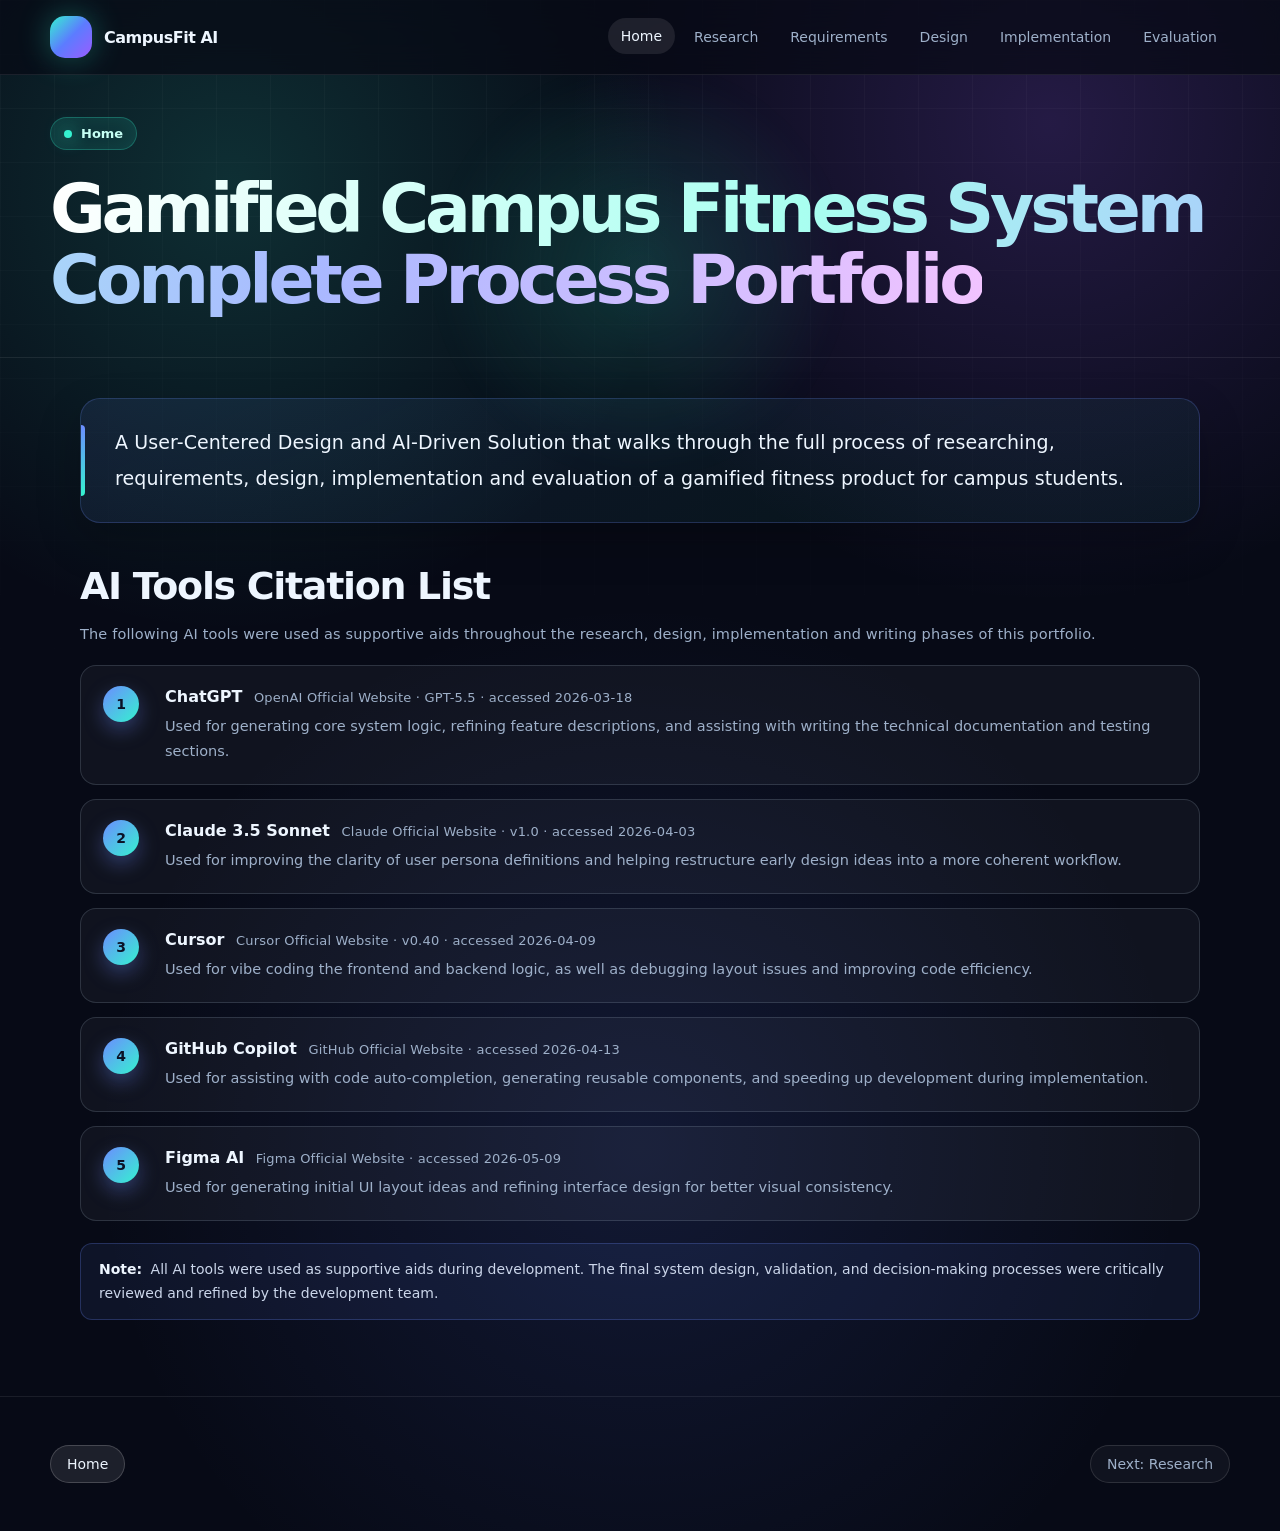
<file: index.html>
<!DOCTYPE html>
<html lang="en">
<head>
  <meta charset="UTF-8">
  <meta name="viewport" content="width=device-width, initial-scale=1.0">
  <title>Gamified Campus Fitness System Complete Process Portfolio | CampusFit AI</title>
  <link rel="stylesheet" href="assets/css/style.css">
</head>
<body>
  <div class="ambient-glow"></div>
  <nav class="site-nav">
    <div class="nav-inner">
      <a class="brand" href="index.html"><span class="brand-mark"></span><span>CampusFit AI</span></a>
      <button class="nav-toggle" aria-label="Toggle navigation">&#9776;</button>
      <div class="nav-links">
        <a class="active" href="index.html">Home</a>
        <a href="research.html">Research</a>
        <a href="requirements.html">Requirements</a>
        <a href="design.html">Design</a>
        <a href="implementation.html">Implementation</a>
        <a href="evaluation.html">Evaluation</a>
      </div>
    </div>
  </nav>

  <header class="page-hero">
    <div class="container reveal">
      <span class="eyebrow">Home</span>
      <h1 class="page-title"><span class="gradient-text">Gamified Campus Fitness System Complete Process Portfolio</span></h1>
    </div>
  </header>

  <main>
    <section class="section">
      <div class="container doc-content reveal">
        <p class="home-lede">A User-Centered Design and AI-Driven Solution that walks through the full process of researching, requirements, design, implementation and evaluation of a gamified fitness product for campus students.</p>

        <h3 class="doc-heading">AI Tools Citation List</h3>
        <p class="citation-intro">The following AI tools were used as supportive aids throughout the research, design, implementation and writing phases of this portfolio.</p>
        <ol class="citation-list">
          <li class="citation-item">
            <span class="citation-num">1</span>
            <div class="citation-body">
              <h4 class="citation-title">ChatGPT <span class="citation-meta">OpenAI Official Website &middot; GPT-5.5 &middot; accessed 2026-03-18</span></h4>
              <p>Used for generating core system logic, refining feature descriptions, and assisting with writing the technical documentation and testing sections.</p>
            </div>
          </li>
          <li class="citation-item">
            <span class="citation-num">2</span>
            <div class="citation-body">
              <h4 class="citation-title">Claude 3.5 Sonnet <span class="citation-meta">Claude Official Website &middot; v1.0 &middot; accessed 2026-04-03</span></h4>
              <p>Used for improving the clarity of user persona definitions and helping restructure early design ideas into a more coherent workflow.</p>
            </div>
          </li>
          <li class="citation-item">
            <span class="citation-num">3</span>
            <div class="citation-body">
              <h4 class="citation-title">Cursor <span class="citation-meta">Cursor Official Website &middot; v0.40 &middot; accessed 2026-04-09</span></h4>
              <p>Used for vibe coding the frontend and backend logic, as well as debugging layout issues and improving code efficiency.</p>
            </div>
          </li>
          <li class="citation-item">
            <span class="citation-num">4</span>
            <div class="citation-body">
              <h4 class="citation-title">GitHub Copilot <span class="citation-meta">GitHub Official Website &middot; accessed 2026-04-13</span></h4>
              <p>Used for assisting with code auto-completion, generating reusable components, and speeding up development during implementation.</p>
            </div>
          </li>
          <li class="citation-item">
            <span class="citation-num">5</span>
            <div class="citation-body">
              <h4 class="citation-title">Figma AI <span class="citation-meta">Figma Official Website &middot; accessed 2026-05-09</span></h4>
              <p>Used for generating initial UI layout ideas and refining interface design for better visual consistency.</p>
            </div>
          </li>
        </ol>
        <p class="citation-note"><strong>Note:</strong> All AI tools were used as supportive aids during development. The final system design, validation, and decision-making processes were critically reviewed and refined by the development team.</p>
      </div>
    </section>
  </main>

  <footer class="footer"><div class="container footer-inner"><span>Home</span><a href="research.html">Next: Research</a></div></footer>
  <div class="lightbox"><button aria-label="Close preview">&times;</button><img alt="Preview"></div>
  <script src="assets/js/main.js"></script>
</body>
</html>
</file>
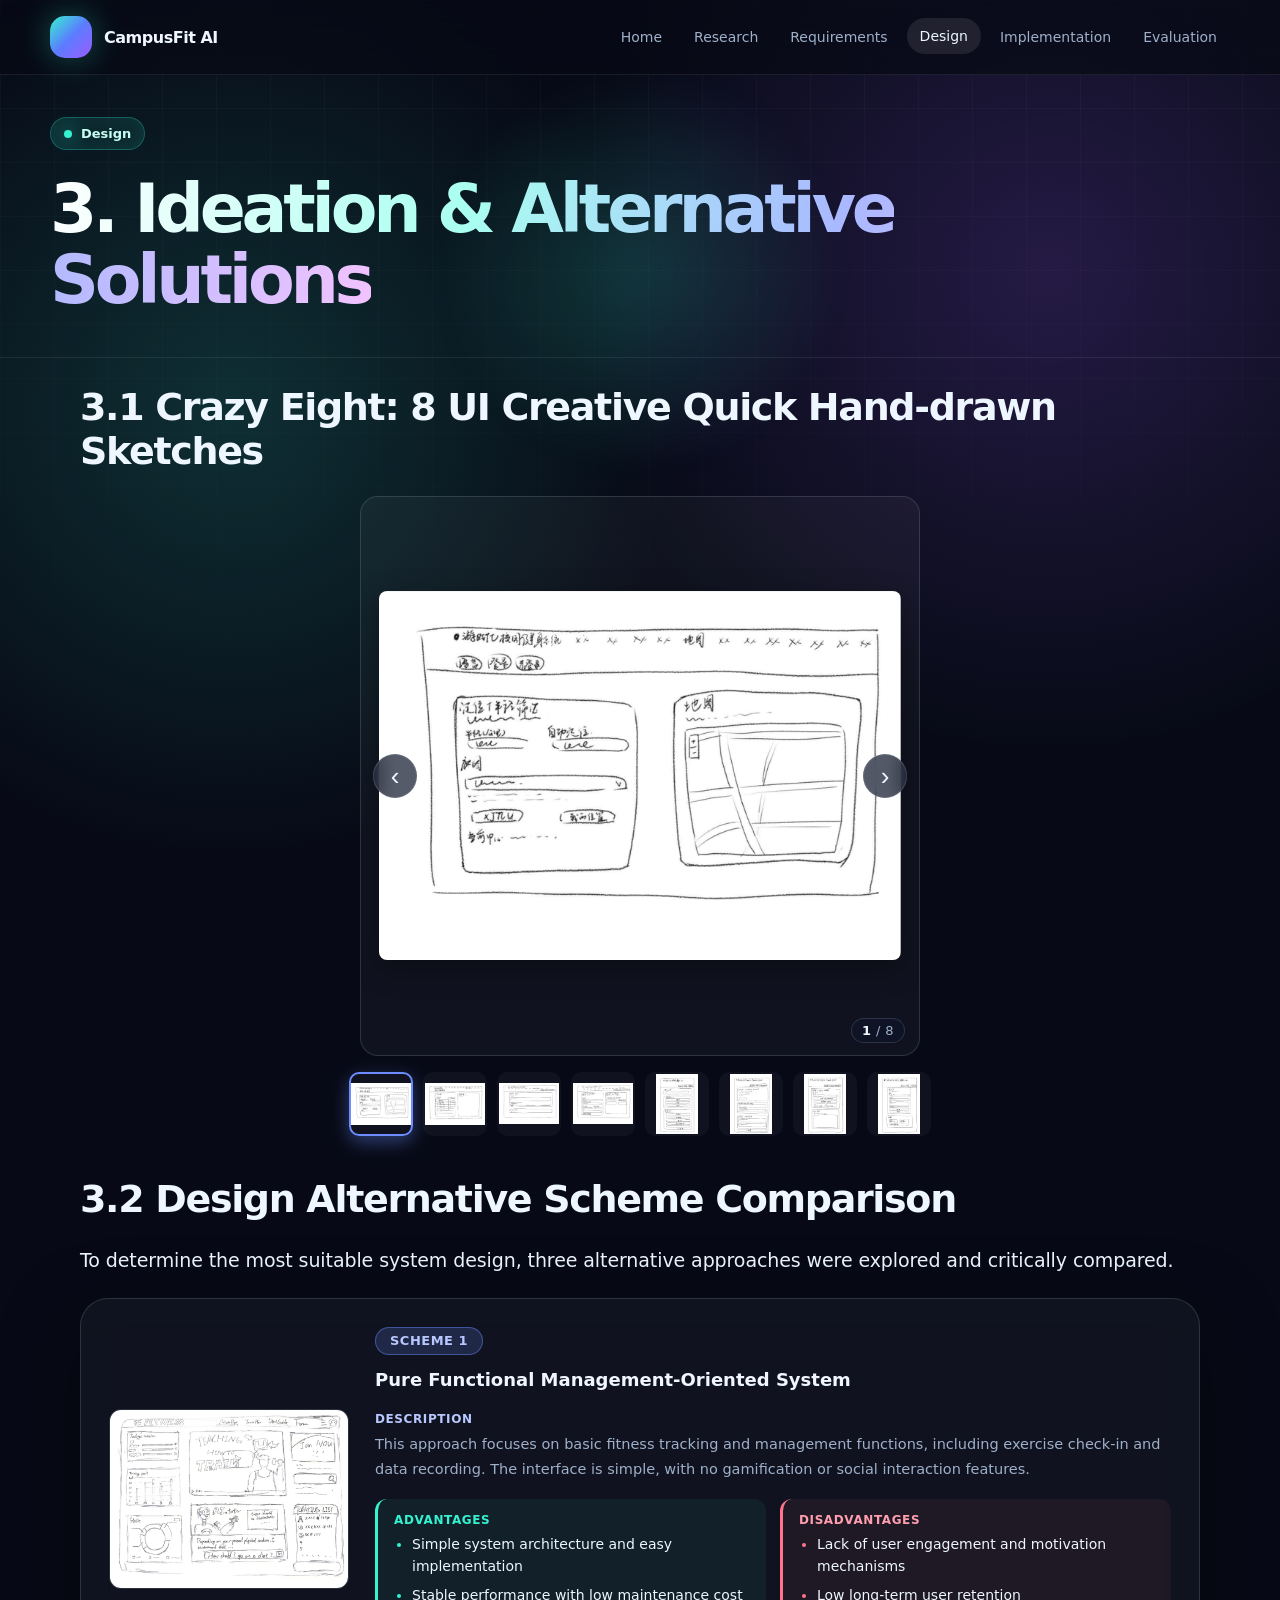
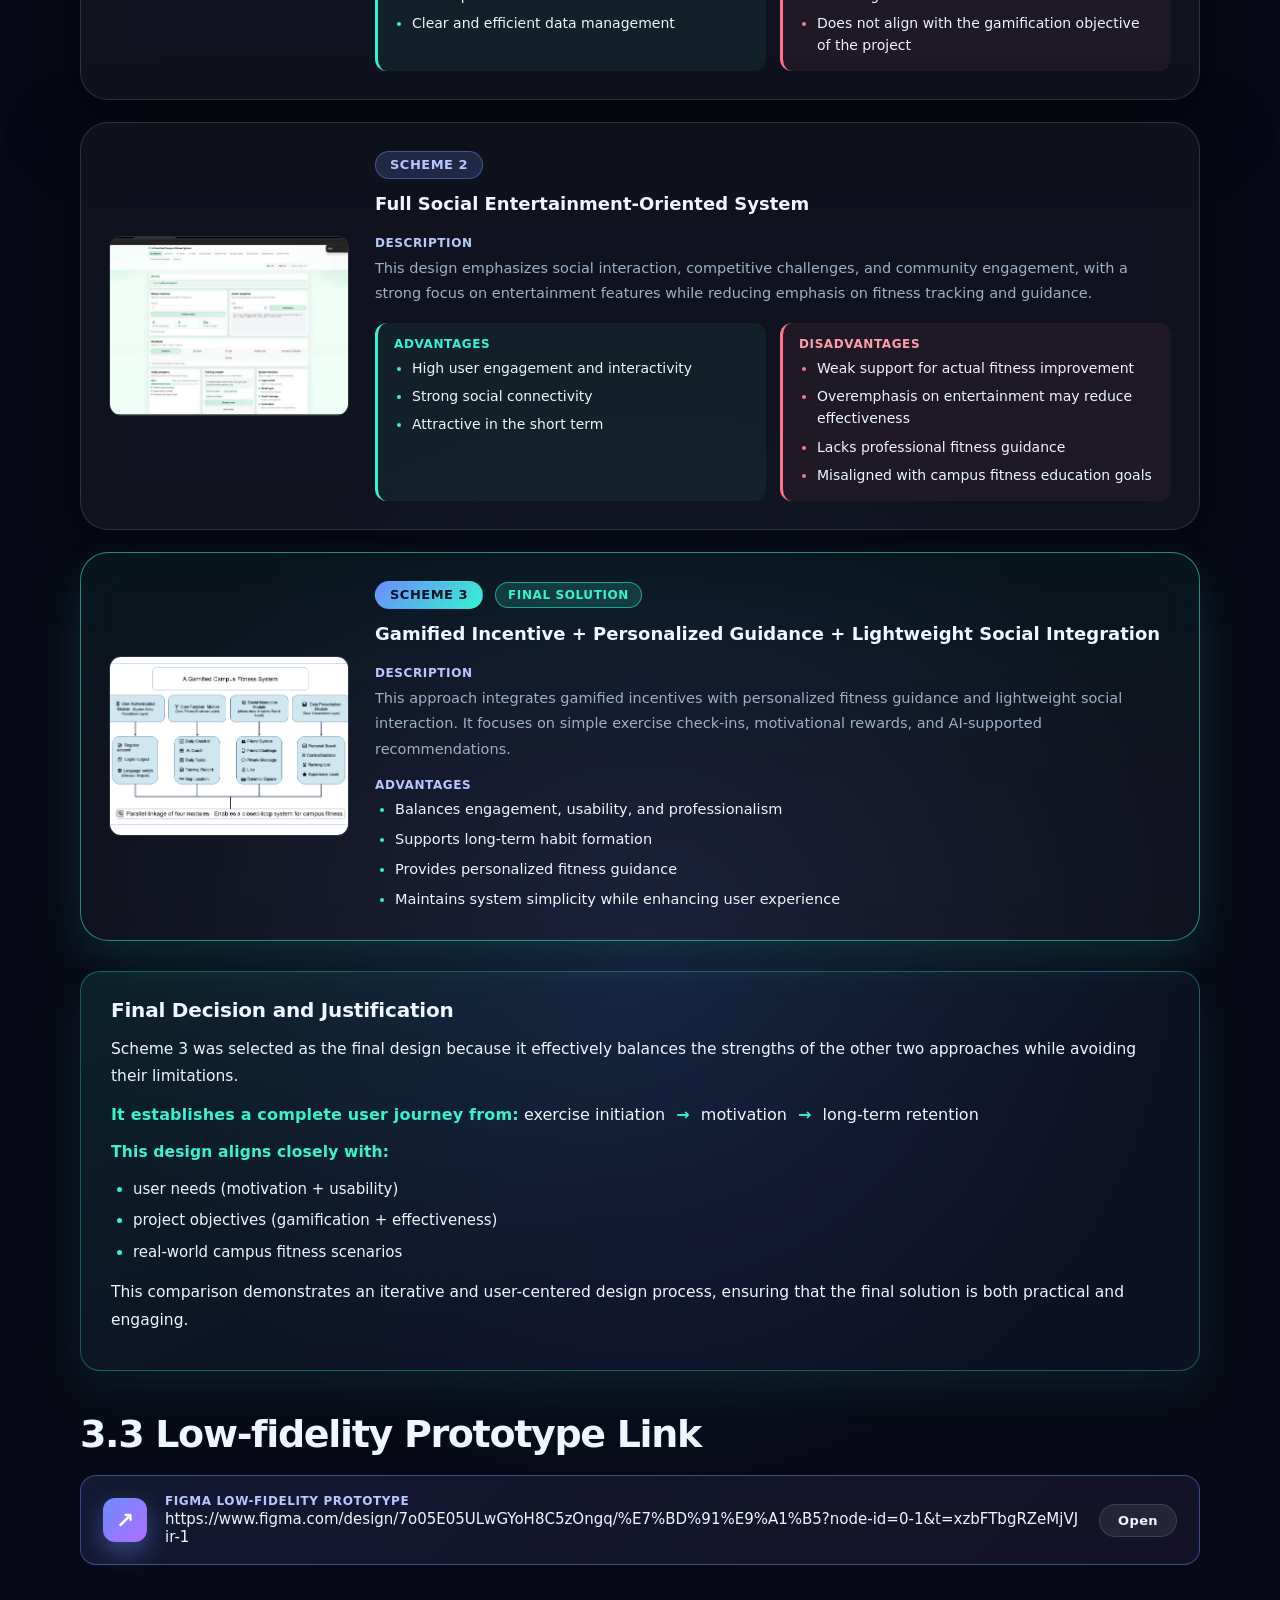
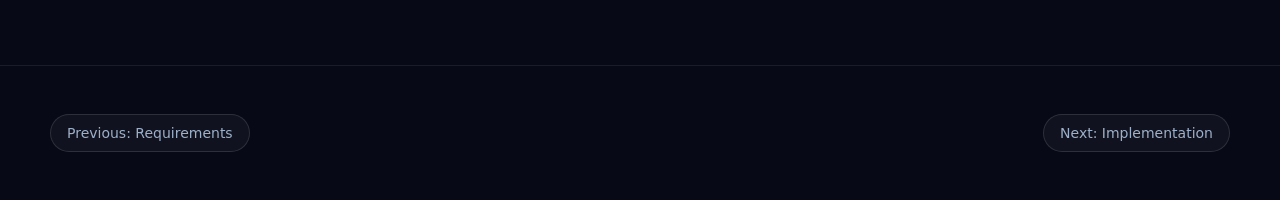
<file: design.html>
<!DOCTYPE html>
<html lang="en">
<head>
  <meta charset="UTF-8">
  <meta name="viewport" content="width=device-width, initial-scale=1.0">
  <title>3. Ideation &amp; Alternative Solutions | CampusFit AI</title>
  <link rel="stylesheet" href="assets/css/style.css">
</head>
<body>
  <div class="ambient-glow"></div>
  <nav class="site-nav">
    <div class="nav-inner">
      <a class="brand" href="index.html"><span class="brand-mark"></span><span>CampusFit AI</span></a>
      <button class="nav-toggle" aria-label="Toggle navigation">&#9776;</button>
      <div class="nav-links">
        <a href="index.html">Home</a>
        <a href="research.html">Research</a>
        <a href="requirements.html">Requirements</a>
        <a class="active" href="design.html">Design</a>
        <a href="implementation.html">Implementation</a>
        <a href="evaluation.html">Evaluation</a>
      </div>
    </div>
  </nav>

  <header class="page-hero">
    <div class="container reveal">
      <span class="eyebrow">Design</span>
      <h1 class="page-title"><span class="gradient-text">3. Ideation &amp; Alternative Solutions</span></h1>
    </div>
  </header>

  <main>
    <section class="section">
      <div class="container doc-content reveal">
        <h3 class="doc-heading">3.1 Crazy Eight: 8 UI Creative Quick Hand-drawn Sketches</h3>
        <div class="crazy8-carousel" data-carousel tabindex="0" aria-label="Crazy Eight sketches carousel">
          <div class="crazy8-stage">
            <button class="crazy8-arrow crazy8-arrow-prev" type="button" aria-label="Previous sketch">‹</button>
            <div class="crazy8-slides">
              <div class="crazy8-slide is-active" data-slide><img src="assets/images/image17.png" alt="Crazy Eight sketch 1: hand-drawn ideation concept" data-lightbox></div>
              <div class="crazy8-slide" data-slide><img src="assets/images/image18.png" alt="Crazy Eight sketch 2: hand-drawn ideation concept" data-lightbox></div>
              <div class="crazy8-slide" data-slide><img src="assets/images/image19.png" alt="Crazy Eight sketch 3: hand-drawn ideation concept" data-lightbox></div>
              <div class="crazy8-slide" data-slide><img src="assets/images/image20.png" alt="Crazy Eight sketch 4: hand-drawn ideation concept" data-lightbox></div>
              <div class="crazy8-slide" data-slide><img src="assets/images/image21.png" alt="Crazy Eight sketch 5: hand-drawn ideation concept" data-lightbox></div>
              <div class="crazy8-slide" data-slide><img src="assets/images/image22.png" alt="Crazy Eight sketch 6: hand-drawn ideation concept" data-lightbox></div>
              <div class="crazy8-slide" data-slide><img src="assets/images/image23.png" alt="Crazy Eight sketch 7: hand-drawn ideation concept" data-lightbox></div>
              <div class="crazy8-slide" data-slide><img src="assets/images/image24.png" alt="Crazy Eight sketch 8: hand-drawn ideation concept" data-lightbox></div>
            </div>
            <button class="crazy8-arrow crazy8-arrow-next" type="button" aria-label="Next sketch">›</button>
            <div class="crazy8-counter"><span class="crazy8-counter-current">1</span> / 8</div>
          </div>
          <div class="crazy8-thumbs">
            <button class="crazy8-thumb is-active" type="button" data-target="0" aria-label="Sketch 1"><img src="assets/images/image17.png" alt=""></button>
            <button class="crazy8-thumb" type="button" data-target="1" aria-label="Sketch 2"><img src="assets/images/image18.png" alt=""></button>
            <button class="crazy8-thumb" type="button" data-target="2" aria-label="Sketch 3"><img src="assets/images/image19.png" alt=""></button>
            <button class="crazy8-thumb" type="button" data-target="3" aria-label="Sketch 4"><img src="assets/images/image20.png" alt=""></button>
            <button class="crazy8-thumb" type="button" data-target="4" aria-label="Sketch 5"><img src="assets/images/image21.png" alt=""></button>
            <button class="crazy8-thumb" type="button" data-target="5" aria-label="Sketch 6"><img src="assets/images/image22.png" alt=""></button>
            <button class="crazy8-thumb" type="button" data-target="6" aria-label="Sketch 7"><img src="assets/images/image23.png" alt=""></button>
            <button class="crazy8-thumb" type="button" data-target="7" aria-label="Sketch 8"><img src="assets/images/image24.png" alt=""></button>
          </div>
        </div>
        <h3 class="doc-heading">3.2 Design Alternative Scheme Comparison</h3>
        <p>To determine the most suitable system design, three alternative approaches were explored and critically compared.</p>
        <div class="scheme-list">
          <article class="scheme-card">
            <figure class="scheme-card-figure">
              <img src="assets/images/image25.jpeg" alt="Scheme 1 illustration: pure functional management-oriented system" data-lightbox>
            </figure>
            <header class="scheme-card-head">
              <span class="scheme-card-badge">Scheme 1</span>
              <h4 class="scheme-card-title">Pure Functional Management-Oriented System</h4>
            </header>
            <div class="scheme-card-body">
              <div class="scheme-section">
                <h5 class="scheme-section-label">Description</h5>
                <p>This approach focuses on basic fitness tracking and management functions, including exercise check-in and data recording. The interface is simple, with no gamification or social interaction features.</p>
              </div>
              <div class="scheme-pros-cons">
                <div class="scheme-pros">
                  <h5 class="scheme-section-label">Advantages</h5>
                  <ul>
                    <li>Simple system architecture and easy implementation</li>
                    <li>Stable performance with low maintenance cost</li>
                    <li>Clear and efficient data management</li>
                  </ul>
                </div>
                <div class="scheme-cons">
                  <h5 class="scheme-section-label">Disadvantages</h5>
                  <ul>
                    <li>Lack of user engagement and motivation mechanisms</li>
                    <li>Low long-term user retention</li>
                    <li>Does not align with the gamification objective of the project</li>
                  </ul>
                </div>
              </div>
            </div>
          </article>

          <article class="scheme-card">
            <figure class="scheme-card-figure">
              <img src="assets/images/image26.jpeg" alt="Scheme 2 illustration: full social entertainment-oriented system" data-lightbox>
            </figure>
            <header class="scheme-card-head">
              <span class="scheme-card-badge">Scheme 2</span>
              <h4 class="scheme-card-title">Full Social Entertainment-Oriented System</h4>
            </header>
            <div class="scheme-card-body">
              <div class="scheme-section">
                <h5 class="scheme-section-label">Description</h5>
                <p>This design emphasizes social interaction, competitive challenges, and community engagement, with a strong focus on entertainment features while reducing emphasis on fitness tracking and guidance.</p>
              </div>
              <div class="scheme-pros-cons">
                <div class="scheme-pros">
                  <h5 class="scheme-section-label">Advantages</h5>
                  <ul>
                    <li>High user engagement and interactivity</li>
                    <li>Strong social connectivity</li>
                    <li>Attractive in the short term</li>
                  </ul>
                </div>
                <div class="scheme-cons">
                  <h5 class="scheme-section-label">Disadvantages</h5>
                  <ul>
                    <li>Weak support for actual fitness improvement</li>
                    <li>Overemphasis on entertainment may reduce effectiveness</li>
                    <li>Lacks professional fitness guidance</li>
                    <li>Misaligned with campus fitness education goals</li>
                  </ul>
                </div>
              </div>
            </div>
          </article>

          <article class="scheme-card scheme-card-final">
            <figure class="scheme-card-figure">
              <img src="assets/images/image27.png" alt="Scheme 3 illustration: gamified incentive with personalized guidance and lightweight social integration" data-lightbox>
            </figure>
            <header class="scheme-card-head">
              <span class="scheme-card-badge">Scheme 3</span>
              <span class="scheme-card-tag">Final Solution</span>
              <h4 class="scheme-card-title">Gamified Incentive + Personalized Guidance + Lightweight Social Integration</h4>
            </header>
            <div class="scheme-card-body">
              <div class="scheme-section">
                <h5 class="scheme-section-label">Description</h5>
                <p>This approach integrates gamified incentives with personalized fitness guidance and lightweight social interaction. It focuses on simple exercise check-ins, motivational rewards, and AI-supported recommendations.</p>
              </div>
              <div class="scheme-section">
                <h5 class="scheme-section-label">Advantages</h5>
                <ul>
                  <li>Balances engagement, usability, and professionalism</li>
                  <li>Supports long-term habit formation</li>
                  <li>Provides personalized fitness guidance</li>
                  <li>Maintains system simplicity while enhancing user experience</li>
                </ul>
              </div>
            </div>
          </article>
        </div>

        <div class="scheme-final-decision">
          <h4 class="scheme-final-decision-title">Final Decision and Justification</h4>
          <p>Scheme 3 was selected as the final design because it effectively balances the strengths of the other two approaches while avoiding their limitations.</p>
          <p class="scheme-final-decision-flow"><strong>It establishes a complete user journey from:</strong> exercise initiation <span class="scheme-arrow">&#8594;</span> motivation <span class="scheme-arrow">&#8594;</span> long-term retention</p>
          <p><strong>This design aligns closely with:</strong></p>
          <ul class="scheme-final-decision-list">
            <li>user needs (motivation + usability)</li>
            <li>project objectives (gamification + effectiveness)</li>
            <li>real-world campus fitness scenarios</li>
          </ul>
          <p>This comparison demonstrates an iterative and user-centered design process, ensuring that the final solution is both practical and engaging.</p>
        </div>
        <h3 class="doc-heading">3.3 Low-fidelity Prototype Link</h3>
        <a class="url-card" href="https://www.figma.com/design/7o05E05ULwGYoH8C5zOngq/%E7%BD%91%E9%A1%B5?node-id=0-1&amp;t=xzbFTbgRZeMjVJir-1" target="_blank" rel="noopener">
          <div class="url-card-icon" aria-hidden="true">↗</div>
          <div class="url-card-text">
            <span class="url-card-label">Figma Low-fidelity Prototype</span>
            <span class="url-card-link">https://www.figma.com/design/7o05E05ULwGYoH8C5zOngq/%E7%BD%91%E9%A1%B5?node-id=0-1&amp;t=xzbFTbgRZeMjVJir-1</span>
          </div>
          <span class="url-card-cta">Open</span>
        </a>
      </div>
    </section>
  </main>

  <footer class="footer"><div class="container footer-inner"><a href="requirements.html">Previous: Requirements</a><a href="implementation.html">Next: Implementation</a></div></footer>
  <div class="lightbox"><button aria-label="Close preview">&times;</button><img alt="Preview"></div>
  <script src="assets/js/main.js"></script>
</body>
</html>
</file>
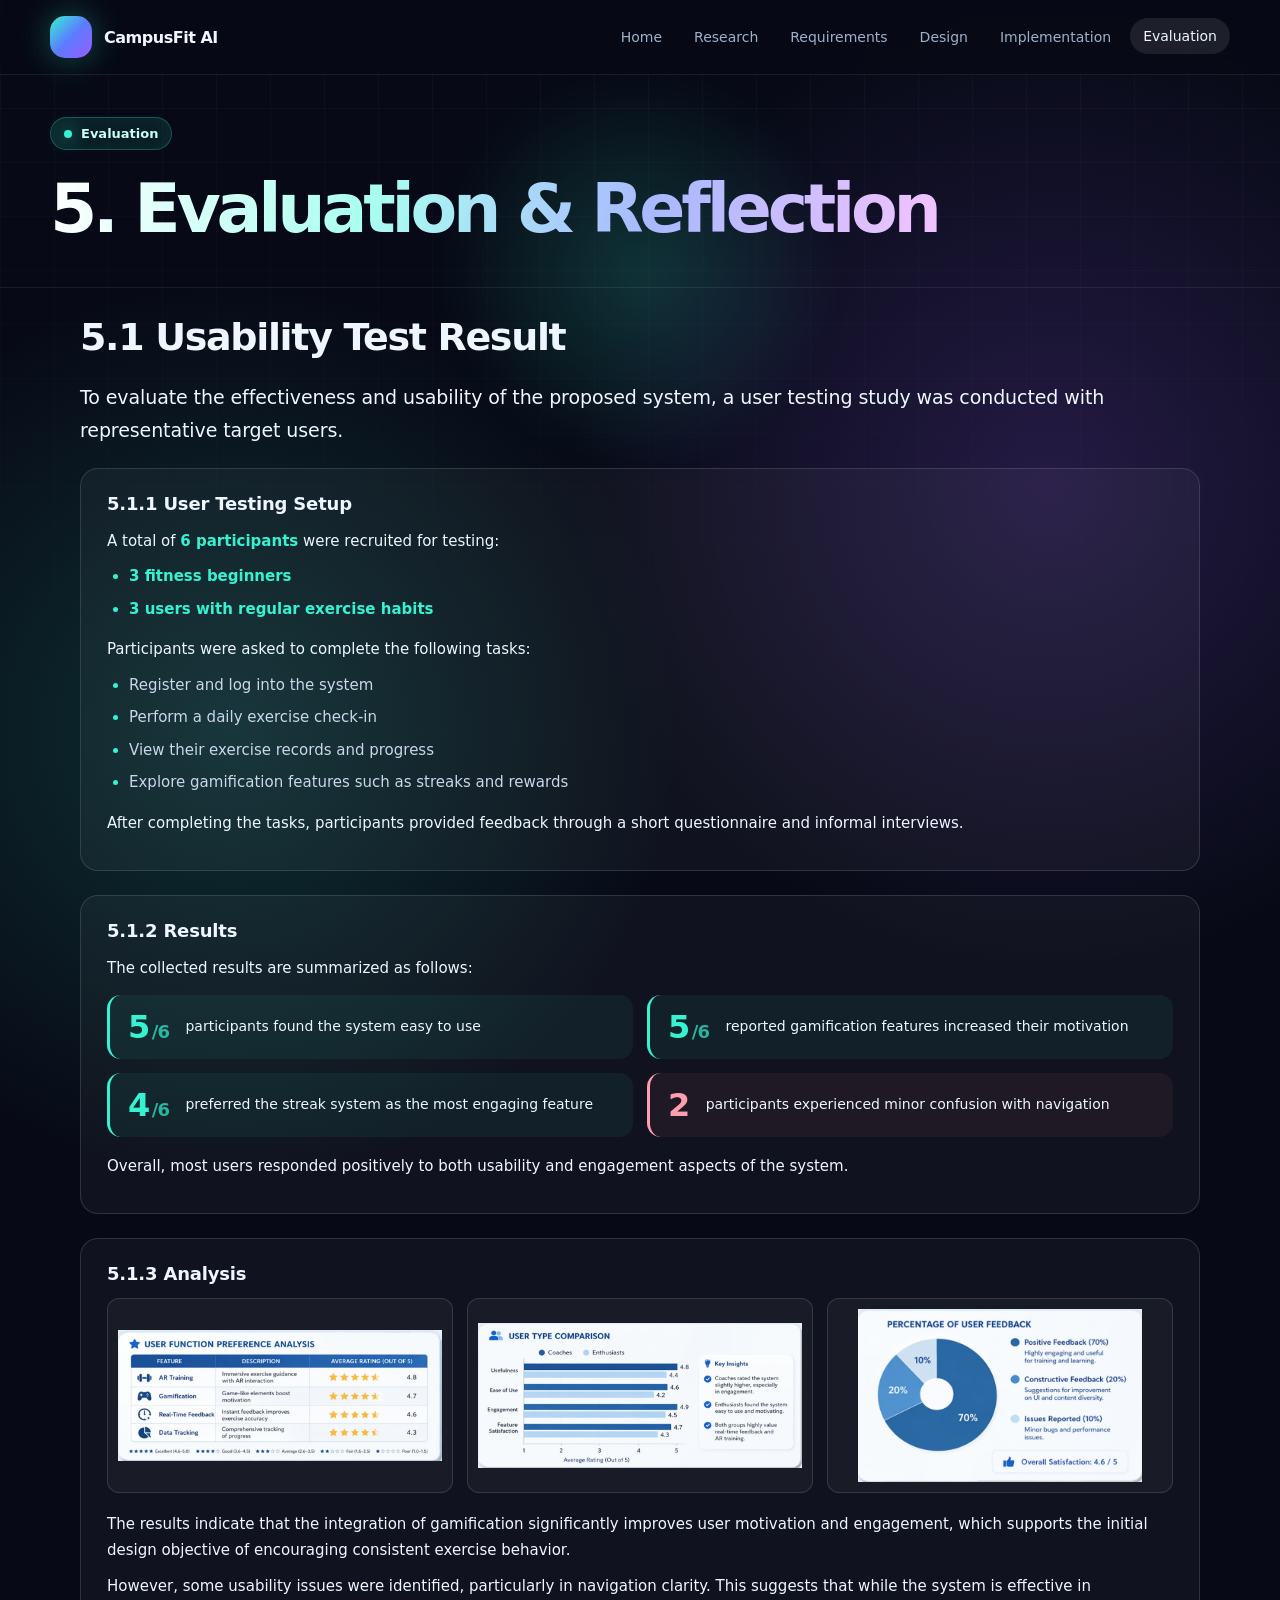
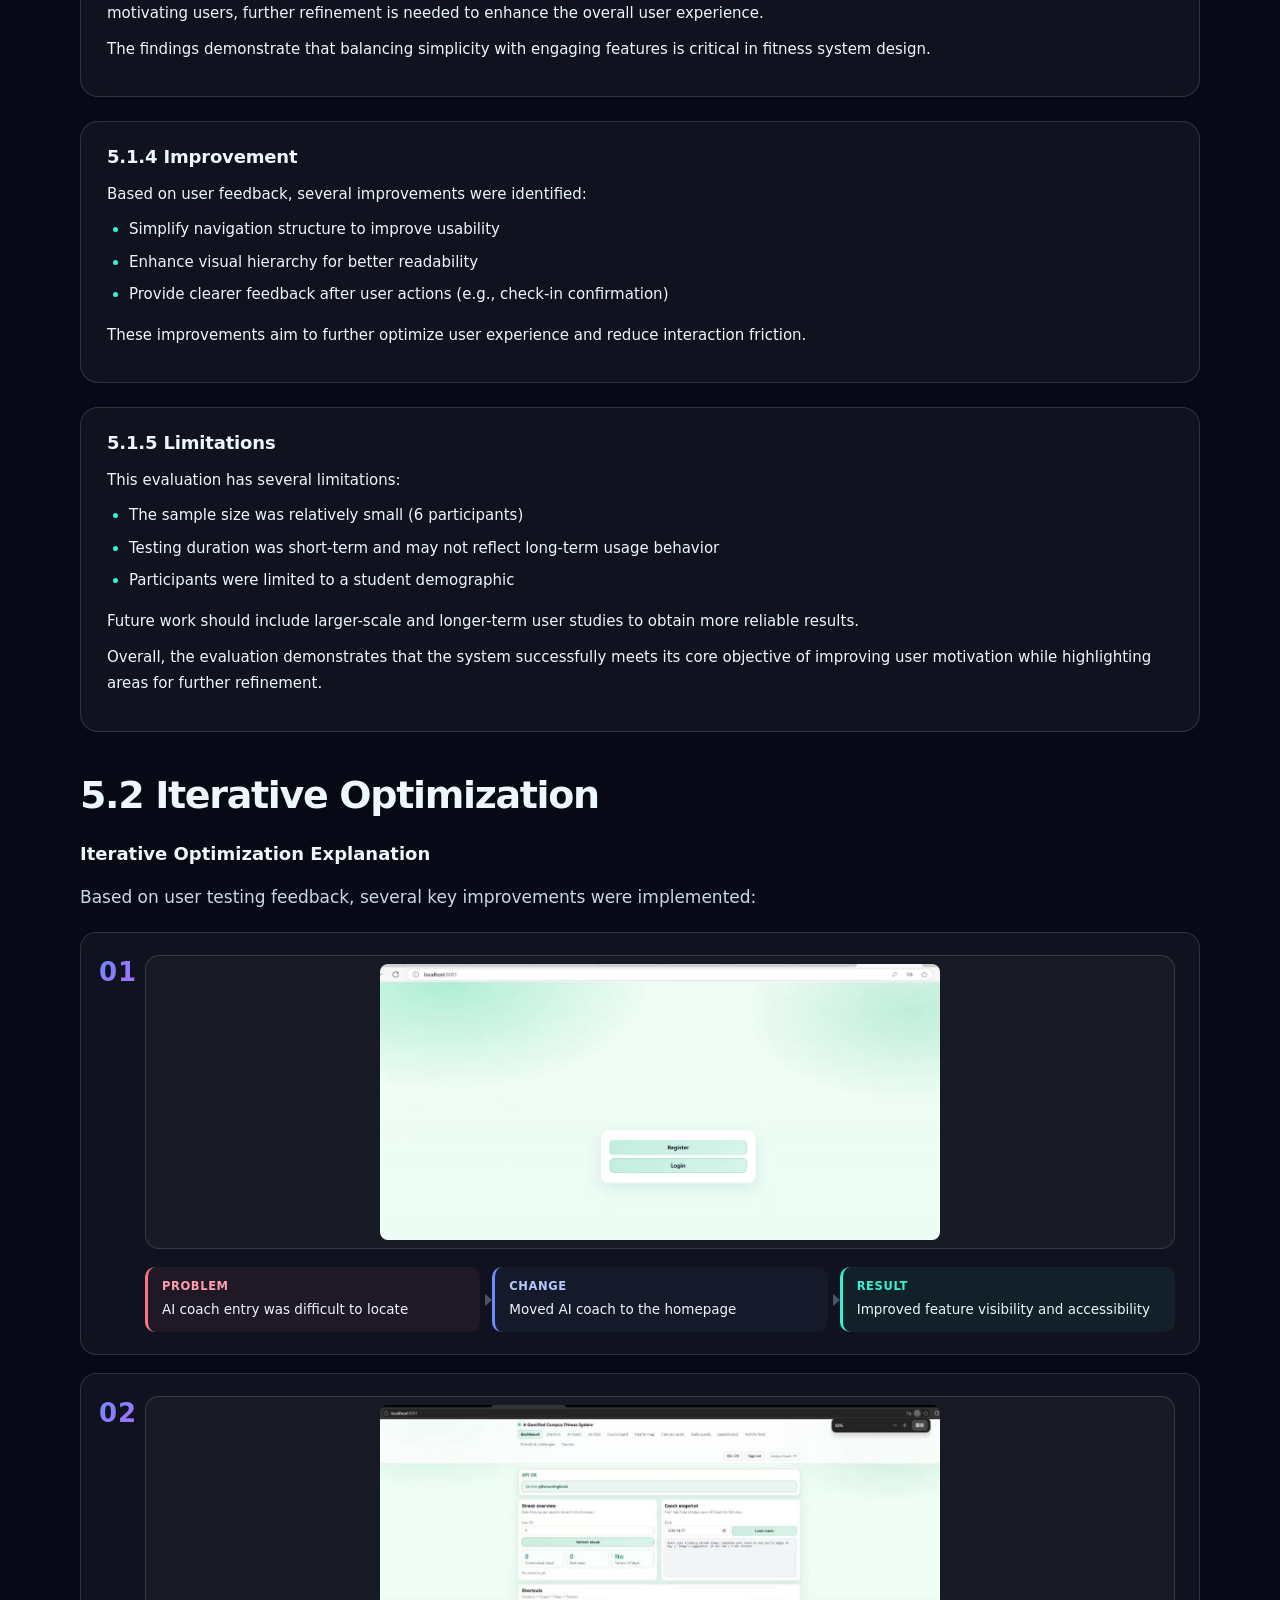
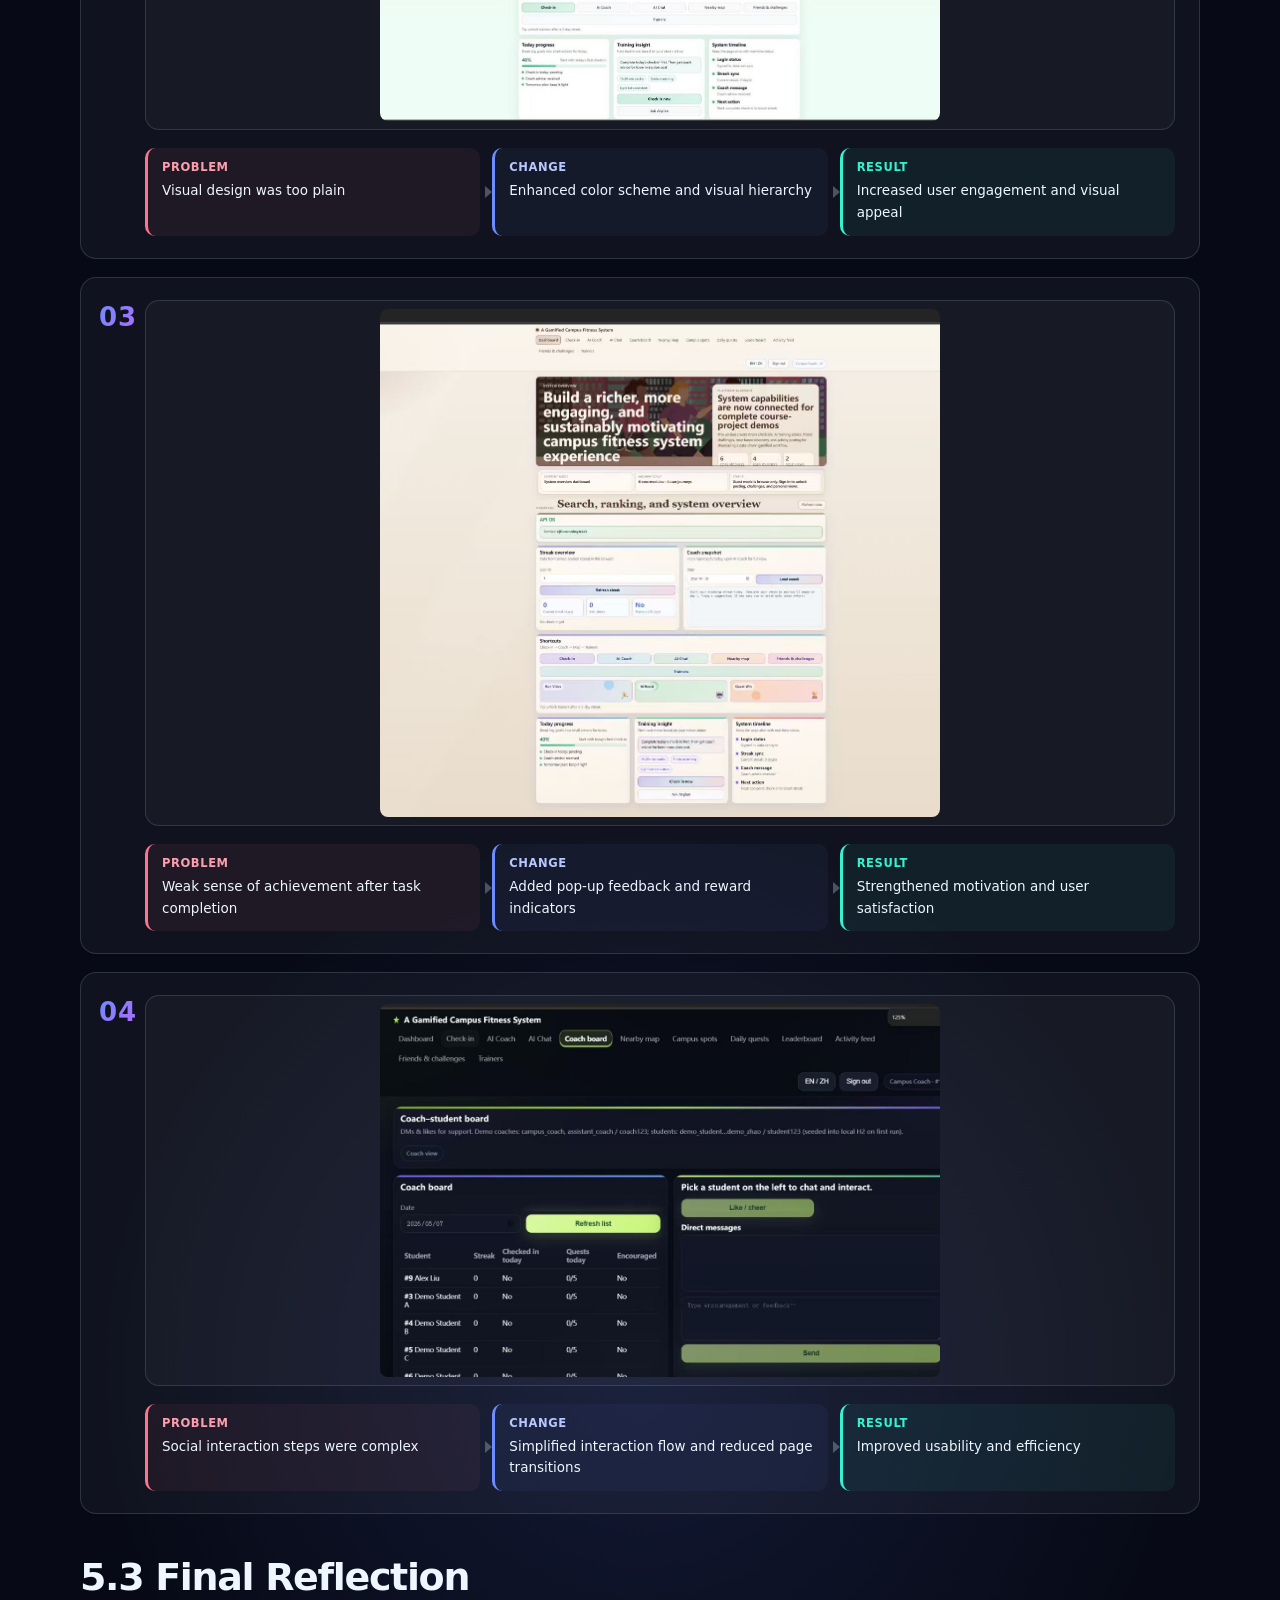
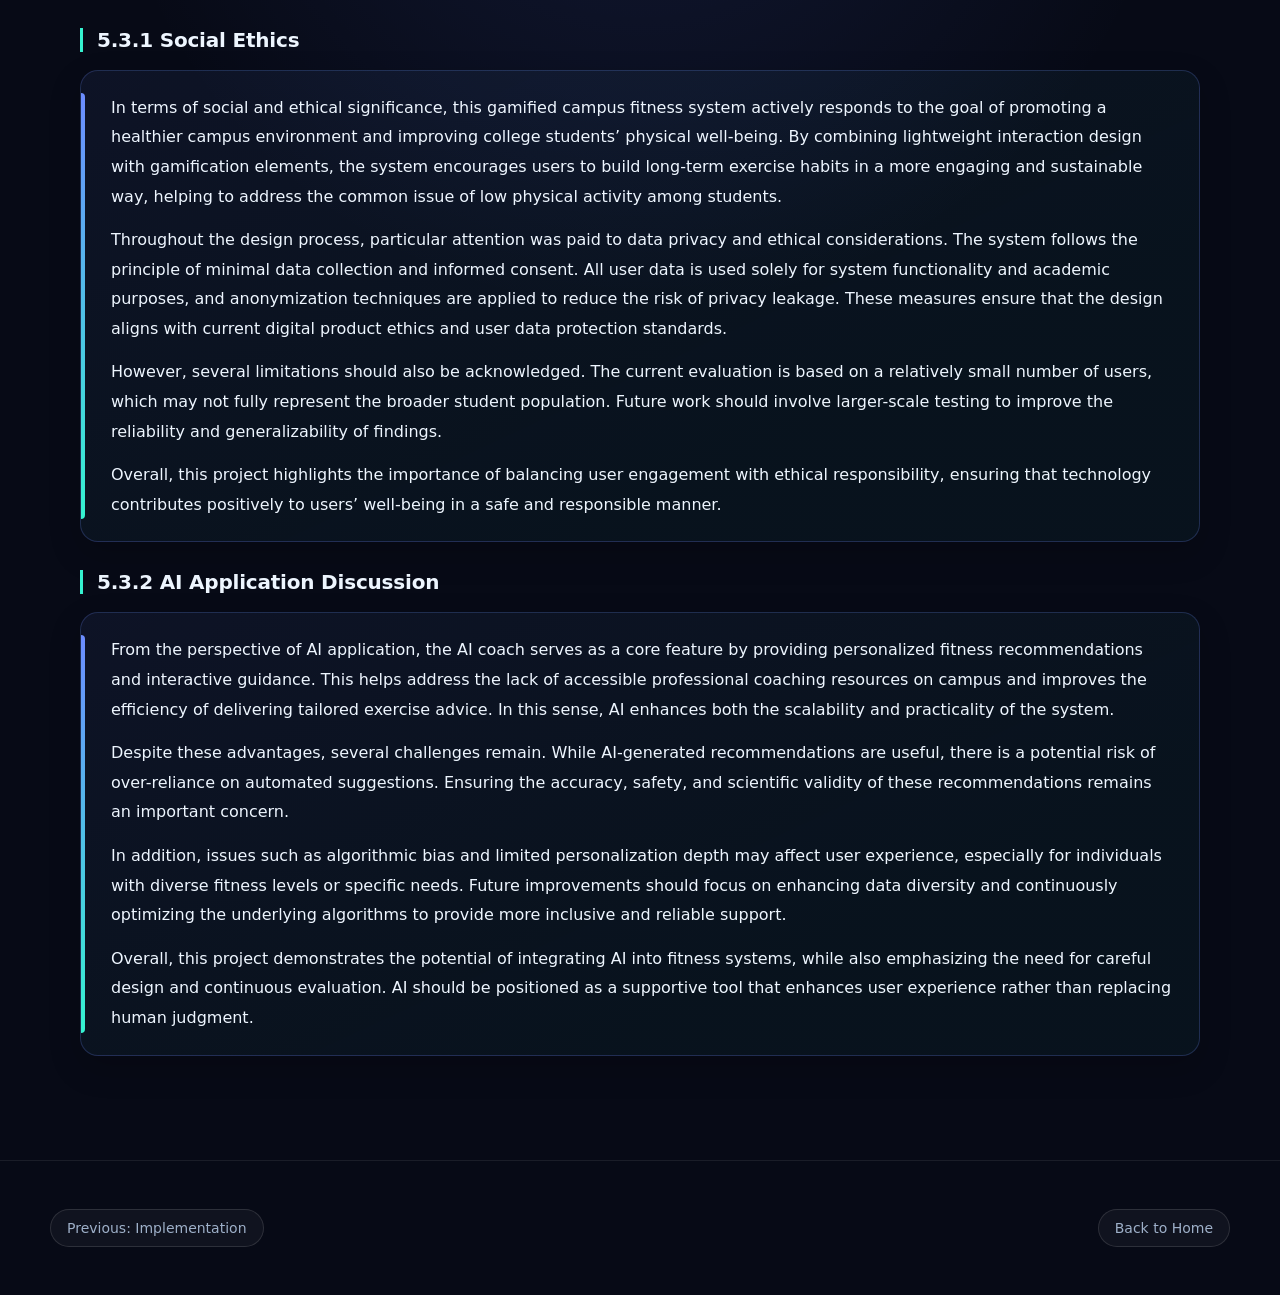
<file: evaluation.html>
<!DOCTYPE html>
<html lang="en">
<head>
  <meta charset="UTF-8">
  <meta name="viewport" content="width=device-width, initial-scale=1.0">
  <title>5. Evaluation &amp; Reflection | CampusFit AI</title>
  <link rel="stylesheet" href="assets/css/style.css">
</head>
<body>
  <div class="ambient-glow"></div>
  <nav class="site-nav">
    <div class="nav-inner">
      <a class="brand" href="index.html"><span class="brand-mark"></span><span>CampusFit AI</span></a>
      <button class="nav-toggle" aria-label="Toggle navigation">&#9776;</button>
      <div class="nav-links">
        <a href="index.html">Home</a>
        <a href="research.html">Research</a>
        <a href="requirements.html">Requirements</a>
        <a href="design.html">Design</a>
        <a href="implementation.html">Implementation</a>
        <a class="active" href="evaluation.html">Evaluation</a>
      </div>
    </div>
  </nav>

  <header class="page-hero">
    <div class="container reveal">
      <span class="eyebrow">Evaluation</span>
      <h1 class="page-title"><span class="gradient-text">5. Evaluation &amp; Reflection</span></h1>
    </div>
  </header>

  <main>
    <section class="section">
      <div class="container doc-content reveal">
        <h3 class="doc-heading">5.1 Usability Test Result</h3>
        <p>To evaluate the effectiveness and usability of the proposed system, a user testing study was conducted with representative target users.</p>

        <div class="test-report">
          <section class="test-report-section">
            <h4 class="test-report-heading">5.1.1 User Testing Setup</h4>
            <p>A total of <strong>6 participants</strong> were recruited for testing:</p>
            <ul class="test-report-list">
              <li><strong>3 fitness beginners</strong></li>
              <li><strong>3 users with regular exercise habits</strong></li>
            </ul>
            <p>Participants were asked to complete the following tasks:</p>
            <ul class="test-report-list test-report-list-tasks">
              <li>Register and log into the system</li>
              <li>Perform a daily exercise check-in</li>
              <li>View their exercise records and progress</li>
              <li>Explore gamification features such as streaks and rewards</li>
            </ul>
            <p>After completing the tasks, participants provided feedback through a short questionnaire and informal interviews.</p>
          </section>

          <section class="test-report-section">
            <h4 class="test-report-heading">5.1.2 Results</h4>
            <p>The collected results are summarized as follows:</p>
            <div class="test-stat-grid">
              <div class="test-stat-card test-stat-positive">
                <span class="test-stat-figure">5<span class="test-stat-denom">/6</span></span>
                <span class="test-stat-desc">participants found the system easy to use</span>
              </div>
              <div class="test-stat-card test-stat-positive">
                <span class="test-stat-figure">5<span class="test-stat-denom">/6</span></span>
                <span class="test-stat-desc">reported gamification features increased their motivation</span>
              </div>
              <div class="test-stat-card test-stat-positive">
                <span class="test-stat-figure">4<span class="test-stat-denom">/6</span></span>
                <span class="test-stat-desc">preferred the streak system as the most engaging feature</span>
              </div>
              <div class="test-stat-card test-stat-neutral">
                <span class="test-stat-figure">2</span>
                <span class="test-stat-desc">participants experienced minor confusion with navigation</span>
              </div>
            </div>
            <p>Overall, most users responded positively to both usability and engagement aspects of the system.</p>
          </section>

          <section class="test-report-section">
            <h4 class="test-report-heading">5.1.3 Analysis</h4>
            <div class="doc-image-row test-report-charts">
              <div class="doc-image"><img src="assets/images/image30.png" alt="Quantitative analysis chart 1: usability ratings from 6 participants" data-lightbox></div>
              <div class="doc-image"><img src="assets/images/image31.png" alt="Quantitative analysis chart 2: motivation impact of gamification features" data-lightbox></div>
              <div class="doc-image"><img src="assets/images/image32.png" alt="Quantitative analysis chart 3: feature engagement comparison" data-lightbox></div>
            </div>
            <p>The results indicate that the integration of gamification significantly improves user motivation and engagement, which supports the initial design objective of encouraging consistent exercise behavior.</p>
            <p>However, some usability issues were identified, particularly in navigation clarity. This suggests that while the system is effective in motivating users, further refinement is needed to enhance the overall user experience.</p>
            <p>The findings demonstrate that balancing simplicity with engaging features is critical in fitness system design.</p>
          </section>

          <section class="test-report-section">
            <h4 class="test-report-heading">5.1.4 Improvement</h4>
            <p>Based on user feedback, several improvements were identified:</p>
            <ul class="test-report-list">
              <li>Simplify navigation structure to improve usability</li>
              <li>Enhance visual hierarchy for better readability</li>
              <li>Provide clearer feedback after user actions (e.g., check-in confirmation)</li>
            </ul>
            <p>These improvements aim to further optimize user experience and reduce interaction friction.</p>
          </section>

          <section class="test-report-section">
            <h4 class="test-report-heading">5.1.5 Limitations</h4>
            <p>This evaluation has several limitations:</p>
            <ul class="test-report-list">
              <li>The sample size was relatively small (6 participants)</li>
              <li>Testing duration was short-term and may not reflect long-term usage behavior</li>
              <li>Participants were limited to a student demographic</li>
            </ul>
            <p>Future work should include larger-scale and longer-term user studies to obtain more reliable results.</p>
            <p>Overall, the evaluation demonstrates that the system successfully meets its core objective of improving user motivation while highlighting areas for further refinement.</p>
          </section>
        </div>
        <h3 class="doc-heading">5.2 Iterative Optimization</h3>
        <h4 class="findings-heading">Iterative Optimization Explanation</h4>
        <p>Based on user testing feedback, several key improvements were implemented:</p>
        <div class="iteration-list">
          <article class="iteration-card">
            <span class="iteration-card-num">01</span>
            <figure class="iteration-screenshot">
              <img src="assets/images/image33.jpeg" alt="Iteration 01 screenshot: AI coach moved to homepage for easier access" data-lightbox>
            </figure>
            <div class="iteration-flow">
              <div class="iteration-step iteration-step-problem">
                <h5 class="iteration-step-label">Problem</h5>
                <p>AI coach entry was difficult to locate</p>
              </div>
              <div class="iteration-step iteration-step-change">
                <h5 class="iteration-step-label">Change</h5>
                <p>Moved AI coach to the homepage</p>
              </div>
              <div class="iteration-step iteration-step-result">
                <h5 class="iteration-step-label">Result</h5>
                <p>Improved feature visibility and accessibility</p>
              </div>
            </div>
          </article>

          <article class="iteration-card">
            <span class="iteration-card-num">02</span>
            <figure class="iteration-screenshot">
              <img src="assets/images/image26.jpeg" alt="Iteration 02 screenshot: enhanced color scheme and visual hierarchy" data-lightbox>
            </figure>
            <div class="iteration-flow">
              <div class="iteration-step iteration-step-problem">
                <h5 class="iteration-step-label">Problem</h5>
                <p>Visual design was too plain</p>
              </div>
              <div class="iteration-step iteration-step-change">
                <h5 class="iteration-step-label">Change</h5>
                <p>Enhanced color scheme and visual hierarchy</p>
              </div>
              <div class="iteration-step iteration-step-result">
                <h5 class="iteration-step-label">Result</h5>
                <p>Increased user engagement and visual appeal</p>
              </div>
            </div>
          </article>

          <article class="iteration-card">
            <span class="iteration-card-num">03</span>
            <figure class="iteration-screenshot">
              <img src="assets/images/image34.jpeg" alt="Iteration 03 screenshot: pop-up reward feedback after task completion" data-lightbox>
            </figure>
            <div class="iteration-flow">
              <div class="iteration-step iteration-step-problem">
                <h5 class="iteration-step-label">Problem</h5>
                <p>Weak sense of achievement after task completion</p>
              </div>
              <div class="iteration-step iteration-step-change">
                <h5 class="iteration-step-label">Change</h5>
                <p>Added pop-up feedback and reward indicators</p>
              </div>
              <div class="iteration-step iteration-step-result">
                <h5 class="iteration-step-label">Result</h5>
                <p>Strengthened motivation and user satisfaction</p>
              </div>
            </div>
          </article>

          <article class="iteration-card">
            <span class="iteration-card-num">04</span>
            <figure class="iteration-screenshot">
              <img src="assets/images/image35.jpeg" alt="Iteration 04 screenshot: simplified social interaction flow" data-lightbox>
            </figure>
            <div class="iteration-flow">
              <div class="iteration-step iteration-step-problem">
                <h5 class="iteration-step-label">Problem</h5>
                <p>Social interaction steps were complex</p>
              </div>
              <div class="iteration-step iteration-step-change">
                <h5 class="iteration-step-label">Change</h5>
                <p>Simplified interaction flow and reduced page transitions</p>
              </div>
              <div class="iteration-step iteration-step-result">
                <h5 class="iteration-step-label">Result</h5>
                <p>Improved usability and efficiency</p>
              </div>
            </div>
          </article>
        </div>
        <h3 class="doc-heading">5.3 Final Reflection</h3>

        <h4 class="reflection-subheading">5.3.1 Social Ethics</h4>
        <div class="lead-block">
          <p>In terms of social and ethical significance, this gamified campus fitness system actively responds to the goal of promoting a healthier campus environment and improving college students&#x2019; physical well-being. By combining lightweight interaction design with gamification elements, the system encourages users to build long-term exercise habits in a more engaging and sustainable way, helping to address the common issue of low physical activity among students.</p>
          <p>Throughout the design process, particular attention was paid to data privacy and ethical considerations. The system follows the principle of minimal data collection and informed consent. All user data is used solely for system functionality and academic purposes, and anonymization techniques are applied to reduce the risk of privacy leakage. These measures ensure that the design aligns with current digital product ethics and user data protection standards.</p>
          <p>However, several limitations should also be acknowledged. The current evaluation is based on a relatively small number of users, which may not fully represent the broader student population. Future work should involve larger-scale testing to improve the reliability and generalizability of findings.</p>
          <p>Overall, this project highlights the importance of balancing user engagement with ethical responsibility, ensuring that technology contributes positively to users&#x2019; well-being in a safe and responsible manner.</p>
        </div>

        <h4 class="reflection-subheading">5.3.2 AI Application Discussion</h4>
        <div class="lead-block">
          <p>From the perspective of AI application, the AI coach serves as a core feature by providing personalized fitness recommendations and interactive guidance. This helps address the lack of accessible professional coaching resources on campus and improves the efficiency of delivering tailored exercise advice. In this sense, AI enhances both the scalability and practicality of the system.</p>
          <p>Despite these advantages, several challenges remain. While AI-generated recommendations are useful, there is a potential risk of over-reliance on automated suggestions. Ensuring the accuracy, safety, and scientific validity of these recommendations remains an important concern.</p>
          <p>In addition, issues such as algorithmic bias and limited personalization depth may affect user experience, especially for individuals with diverse fitness levels or specific needs. Future improvements should focus on enhancing data diversity and continuously optimizing the underlying algorithms to provide more inclusive and reliable support.</p>
          <p>Overall, this project demonstrates the potential of integrating AI into fitness systems, while also emphasizing the need for careful design and continuous evaluation. AI should be positioned as a supportive tool that enhances user experience rather than replacing human judgment.</p>
        </div>
      </div>
    </section>
  </main>

  <footer class="footer"><div class="container footer-inner"><a href="implementation.html">Previous: Implementation</a><a href="index.html">Back to Home</a></div></footer>
  <div class="lightbox"><button aria-label="Close preview">&times;</button><img alt="Preview"></div>
  <script src="assets/js/main.js"></script>
</body>
</html>
</file>
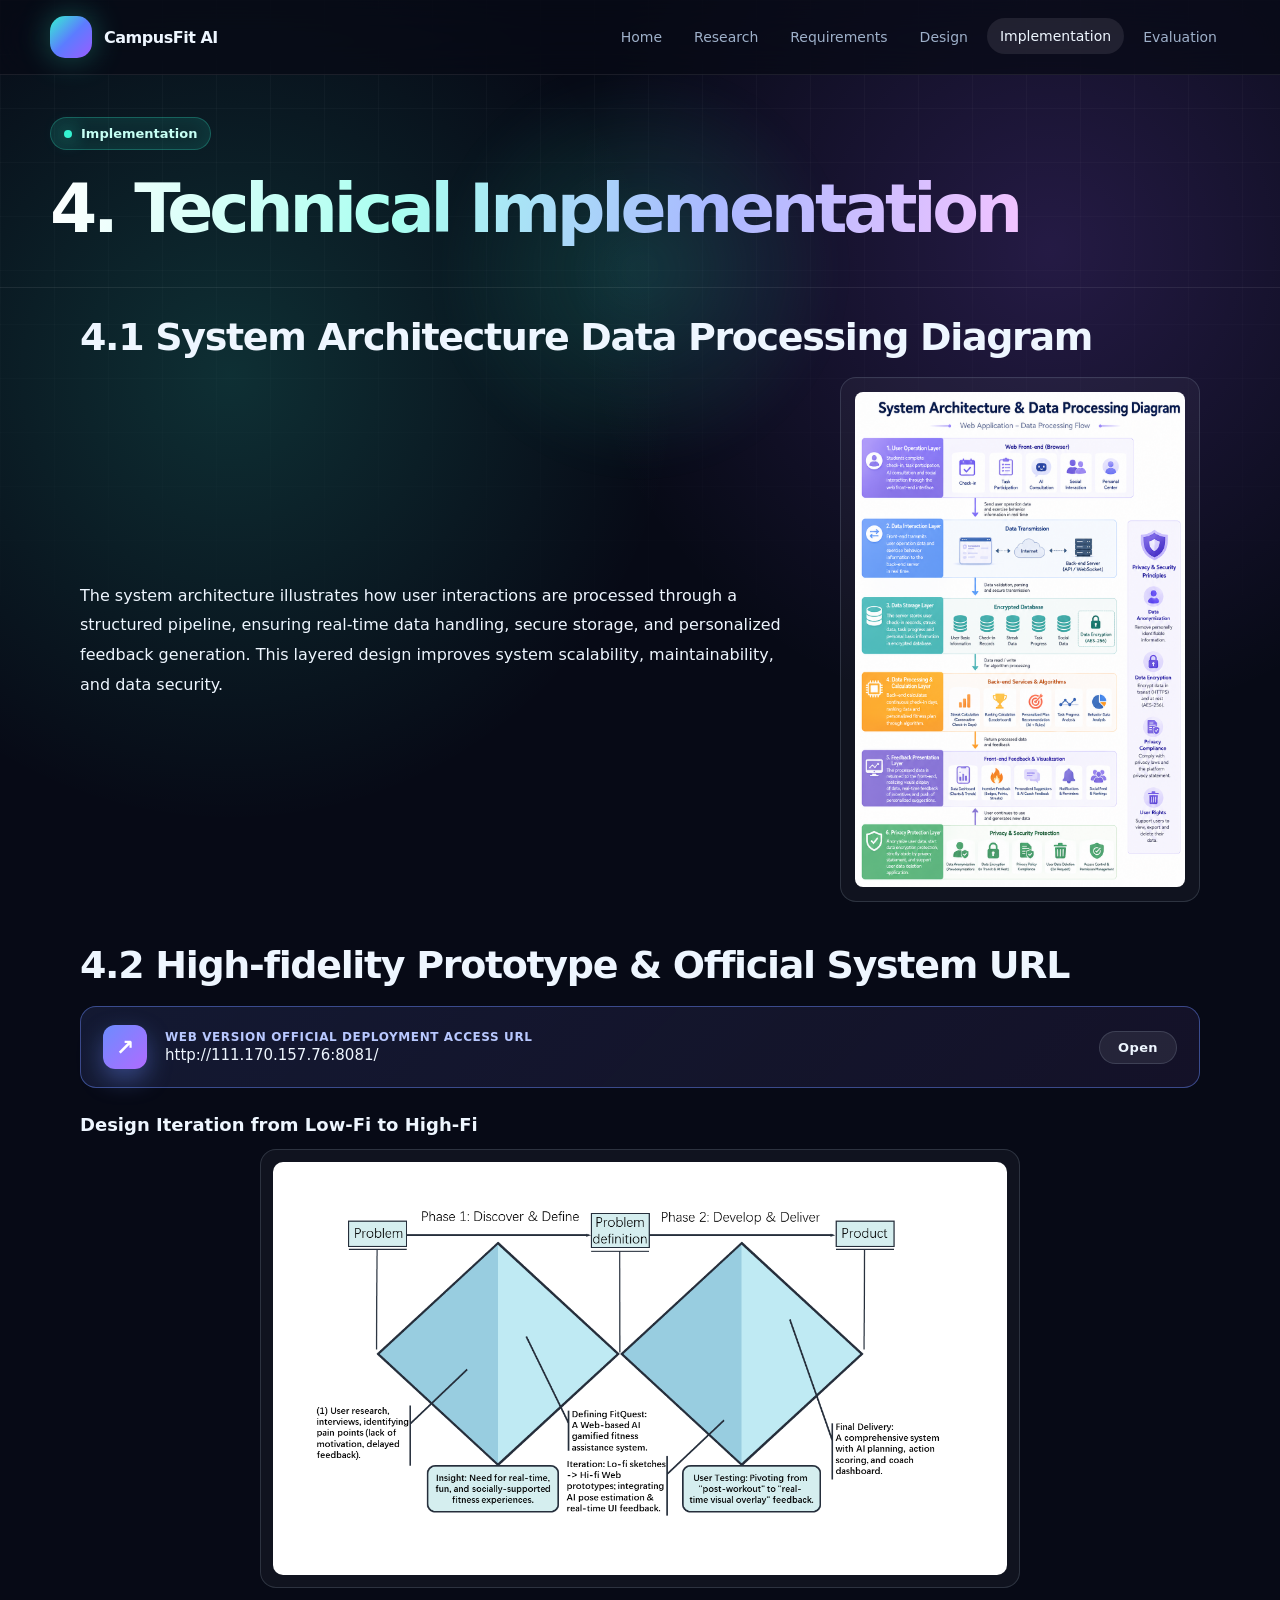
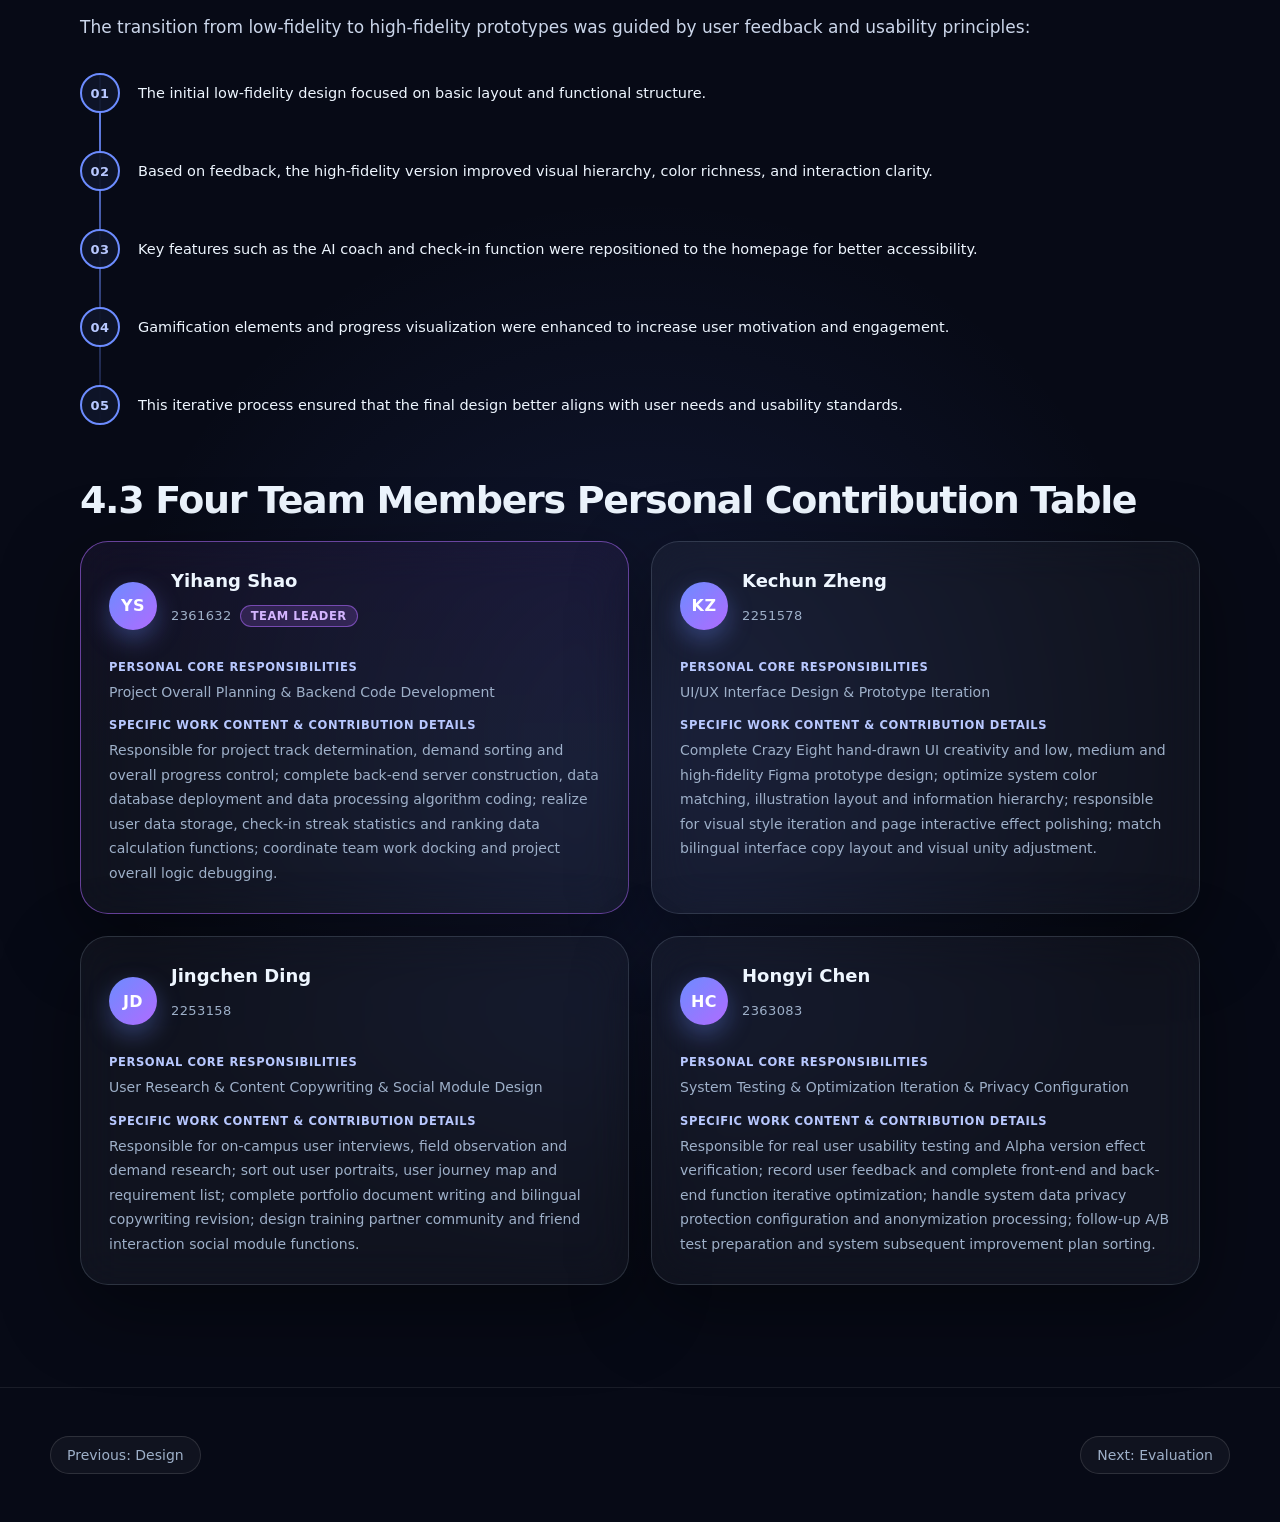
<file: implementation.html>
<!DOCTYPE html>
<html lang="en">
<head>
  <meta charset="UTF-8">
  <meta name="viewport" content="width=device-width, initial-scale=1.0">
  <title>4. Technical Implementation | CampusFit AI</title>
  <link rel="stylesheet" href="assets/css/style.css">
</head>
<body>
  <div class="ambient-glow"></div>
  <nav class="site-nav">
    <div class="nav-inner">
      <a class="brand" href="index.html"><span class="brand-mark"></span><span>CampusFit AI</span></a>
      <button class="nav-toggle" aria-label="Toggle navigation">&#9776;</button>
      <div class="nav-links">
        <a href="index.html">Home</a>
        <a href="research.html">Research</a>
        <a href="requirements.html">Requirements</a>
        <a href="design.html">Design</a>
        <a class="active" href="implementation.html">Implementation</a>
        <a href="evaluation.html">Evaluation</a>
      </div>
    </div>
  </nav>

  <header class="page-hero">
    <div class="container reveal">
      <span class="eyebrow">Implementation</span>
      <h1 class="page-title"><span class="gradient-text">4. Technical Implementation</span></h1>
    </div>
  </header>

  <main>
    <section class="section">
      <div class="container doc-content reveal">
        <h3 class="doc-heading">4.1 System Architecture Data Processing Diagram</h3>
        <div class="architecture-block">
          <div class="architecture-text">
            <p>The system architecture illustrates how user interactions are processed through a structured pipeline, ensuring real-time data handling, secure storage, and personalized feedback generation. This layered design improves system scalability, maintainability, and data security.</p>
          </div>
          <figure class="architecture-figure">
            <img src="assets/images/image28.png" alt="System architecture and data processing diagram" data-lightbox>
          </figure>
        </div>
        <h3 class="doc-heading">4.2 High-fidelity Prototype &amp; Official System URL</h3>
        <a class="url-card" href="http://111.170.157.76:8081/" target="_blank" rel="noopener">
          <div class="url-card-icon" aria-hidden="true">↗</div>
          <div class="url-card-text">
            <span class="url-card-label">Web Version Official Deployment Access URL</span>
            <span class="url-card-link">http://111.170.157.76:8081/</span>
          </div>
          <span class="url-card-cta">Open</span>
        </a>
        <h4 class="findings-heading">Design Iteration from Low-Fi to High-Fi</h4>
        <div class="doc-image-row iteration-showcase-row">
          <div class="doc-image"><img src="assets/images/image29.png" alt="Design iteration showcase: low-fidelity to high-fidelity prototype comparison" data-lightbox></div>
        </div>
        <p>The transition from low-fidelity to high-fidelity prototypes was guided by user feedback and usability principles:</p>
        <ol class="timeline-list">
          <li class="timeline-step">
            <span class="timeline-step-num">01</span>
            <p>The initial low-fidelity design focused on basic layout and functional structure.</p>
          </li>
          <li class="timeline-step">
            <span class="timeline-step-num">02</span>
            <p>Based on feedback, the high-fidelity version improved visual hierarchy, color richness, and interaction clarity.</p>
          </li>
          <li class="timeline-step">
            <span class="timeline-step-num">03</span>
            <p>Key features such as the AI coach and check-in function were repositioned to the homepage for better accessibility.</p>
          </li>
          <li class="timeline-step">
            <span class="timeline-step-num">04</span>
            <p>Gamification elements and progress visualization were enhanced to increase user motivation and engagement.</p>
          </li>
          <li class="timeline-step">
            <span class="timeline-step-num">05</span>
            <p>This iterative process ensured that the final design better aligns with user needs and usability standards.</p>
          </li>
        </ol>
        <h3 class="doc-heading">4.3 Four Team Members Personal Contribution Table</h3>
        <div class="member-list">
          <article class="member-card member-card-leader">
            <header class="member-card-head">
              <span class="member-card-avatar">YS</span>
              <div class="member-card-titlewrap">
                <h4 class="member-card-name">Yihang Shao</h4>
                <p class="member-card-meta"><span class="member-card-id">2361632</span><span class="member-card-tag">Team Leader</span></p>
              </div>
            </header>
            <div class="member-card-body">
              <div class="member-card-section">
                <h5 class="member-card-label">Personal Core Responsibilities</h5>
                <p>Project Overall Planning &amp; Backend Code Development</p>
              </div>
              <div class="member-card-section">
                <h5 class="member-card-label">Specific Work Content &amp; Contribution Details</h5>
                <p>Responsible for project track determination, demand sorting and overall progress control; complete back-end server construction, data database deployment and data processing algorithm coding; realize user data storage, check-in streak statistics and ranking data calculation functions; coordinate team work docking and project overall logic debugging.</p>
              </div>
            </div>
          </article>

          <article class="member-card">
            <header class="member-card-head">
              <span class="member-card-avatar">KZ</span>
              <div class="member-card-titlewrap">
                <h4 class="member-card-name">Kechun Zheng</h4>
                <p class="member-card-meta"><span class="member-card-id">2251578</span></p>
              </div>
            </header>
            <div class="member-card-body">
              <div class="member-card-section">
                <h5 class="member-card-label">Personal Core Responsibilities</h5>
                <p>UI/UX Interface Design &amp; Prototype Iteration</p>
              </div>
              <div class="member-card-section">
                <h5 class="member-card-label">Specific Work Content &amp; Contribution Details</h5>
                <p>Complete Crazy Eight hand-drawn UI creativity and low, medium and high-fidelity Figma prototype design; optimize system color matching, illustration layout and information hierarchy; responsible for visual style iteration and page interactive effect polishing; match bilingual interface copy layout and visual unity adjustment.</p>
              </div>
            </div>
          </article>

          <article class="member-card">
            <header class="member-card-head">
              <span class="member-card-avatar">JD</span>
              <div class="member-card-titlewrap">
                <h4 class="member-card-name">Jingchen Ding</h4>
                <p class="member-card-meta"><span class="member-card-id">2253158</span></p>
              </div>
            </header>
            <div class="member-card-body">
              <div class="member-card-section">
                <h5 class="member-card-label">Personal Core Responsibilities</h5>
                <p>User Research &amp; Content Copywriting &amp; Social Module Design</p>
              </div>
              <div class="member-card-section">
                <h5 class="member-card-label">Specific Work Content &amp; Contribution Details</h5>
                <p>Responsible for on-campus user interviews, field observation and demand research; sort out user portraits, user journey map and requirement list; complete portfolio document writing and bilingual copywriting revision; design training partner community and friend interaction social module functions.</p>
              </div>
            </div>
          </article>

          <article class="member-card">
            <header class="member-card-head">
              <span class="member-card-avatar">HC</span>
              <div class="member-card-titlewrap">
                <h4 class="member-card-name">Hongyi Chen</h4>
                <p class="member-card-meta"><span class="member-card-id">2363083</span></p>
              </div>
            </header>
            <div class="member-card-body">
              <div class="member-card-section">
                <h5 class="member-card-label">Personal Core Responsibilities</h5>
                <p>System Testing &amp; Optimization Iteration &amp; Privacy Configuration</p>
              </div>
              <div class="member-card-section">
                <h5 class="member-card-label">Specific Work Content &amp; Contribution Details</h5>
                <p>Responsible for real user usability testing and Alpha version effect verification; record user feedback and complete front-end and back-end function iterative optimization; handle system data privacy protection configuration and anonymization processing; follow-up A/B test preparation and system subsequent improvement plan sorting.</p>
              </div>
            </div>
          </article>
        </div>
      </div>
    </section>
  </main>

  <footer class="footer"><div class="container footer-inner"><a href="design.html">Previous: Design</a><a href="evaluation.html">Next: Evaluation</a></div></footer>
  <div class="lightbox"><button aria-label="Close preview">&times;</button><img alt="Preview"></div>
  <script src="assets/js/main.js"></script>
</body>
</html>
</file>
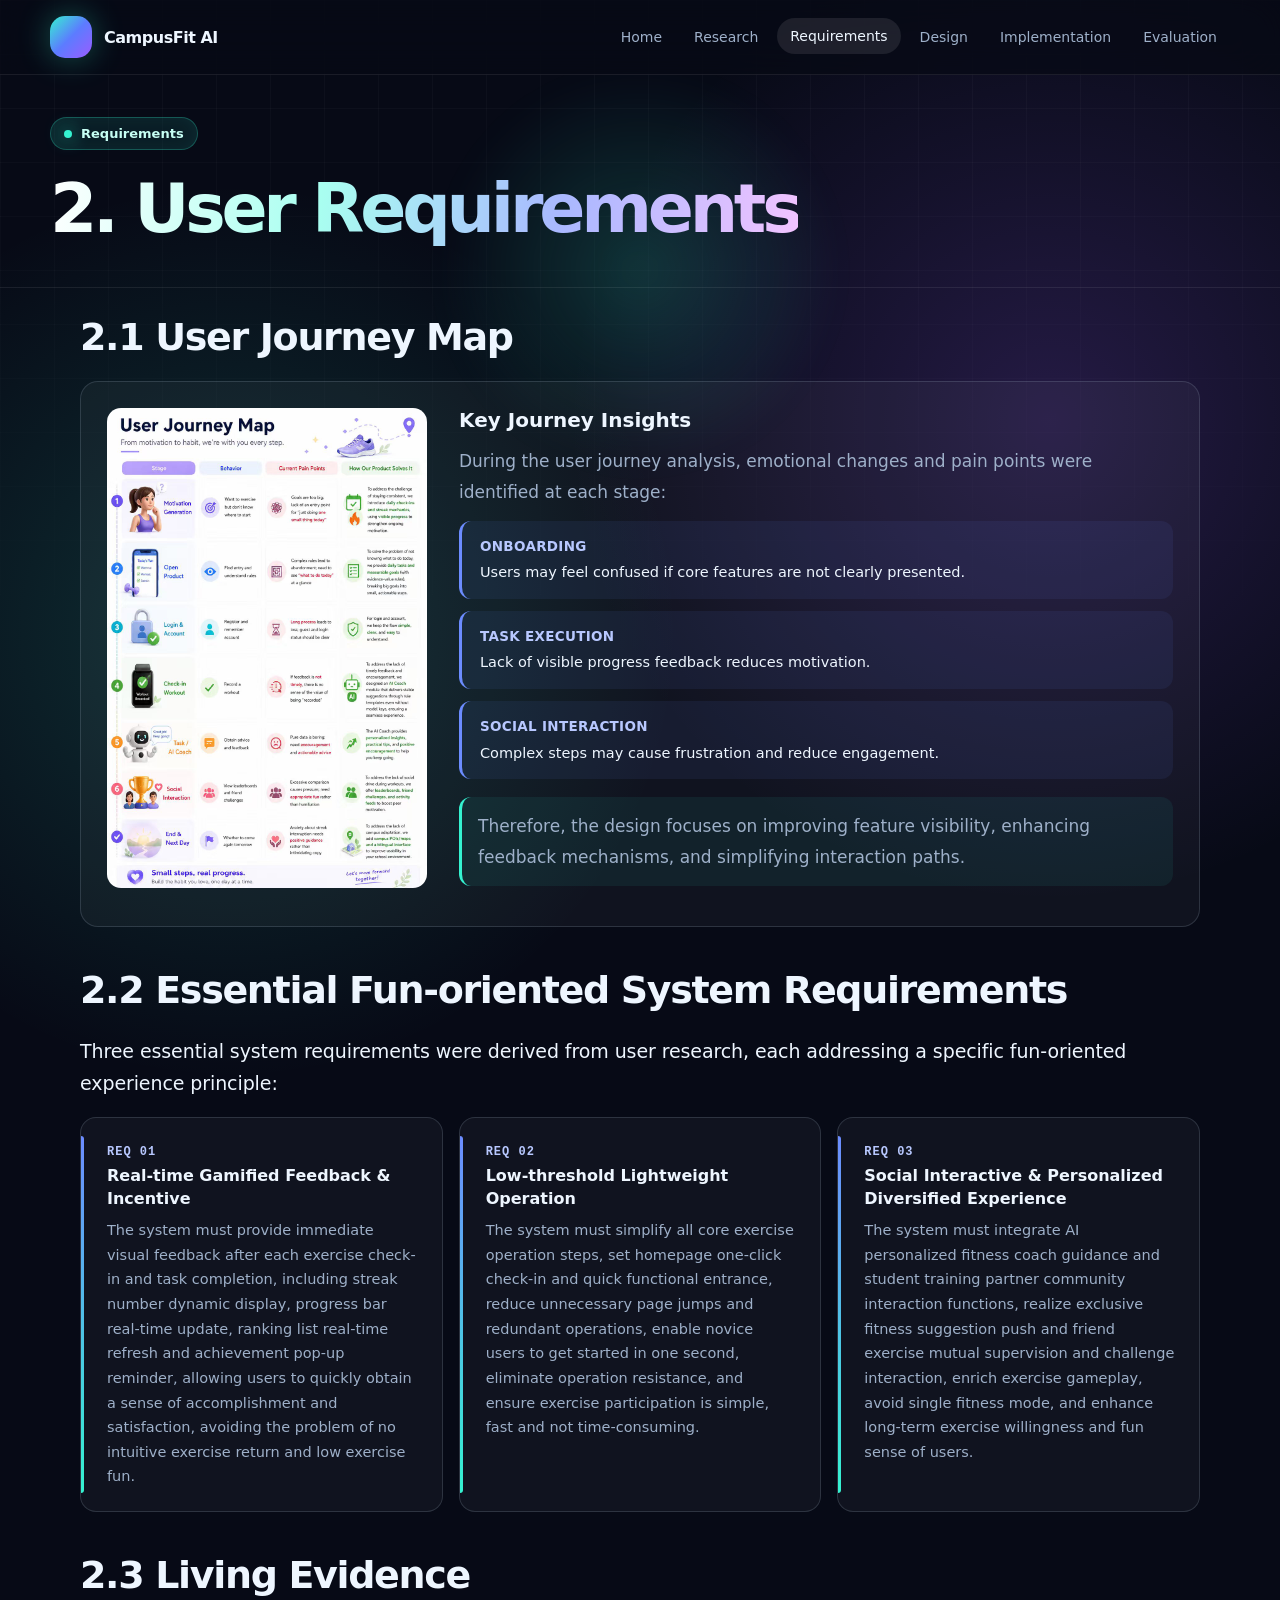
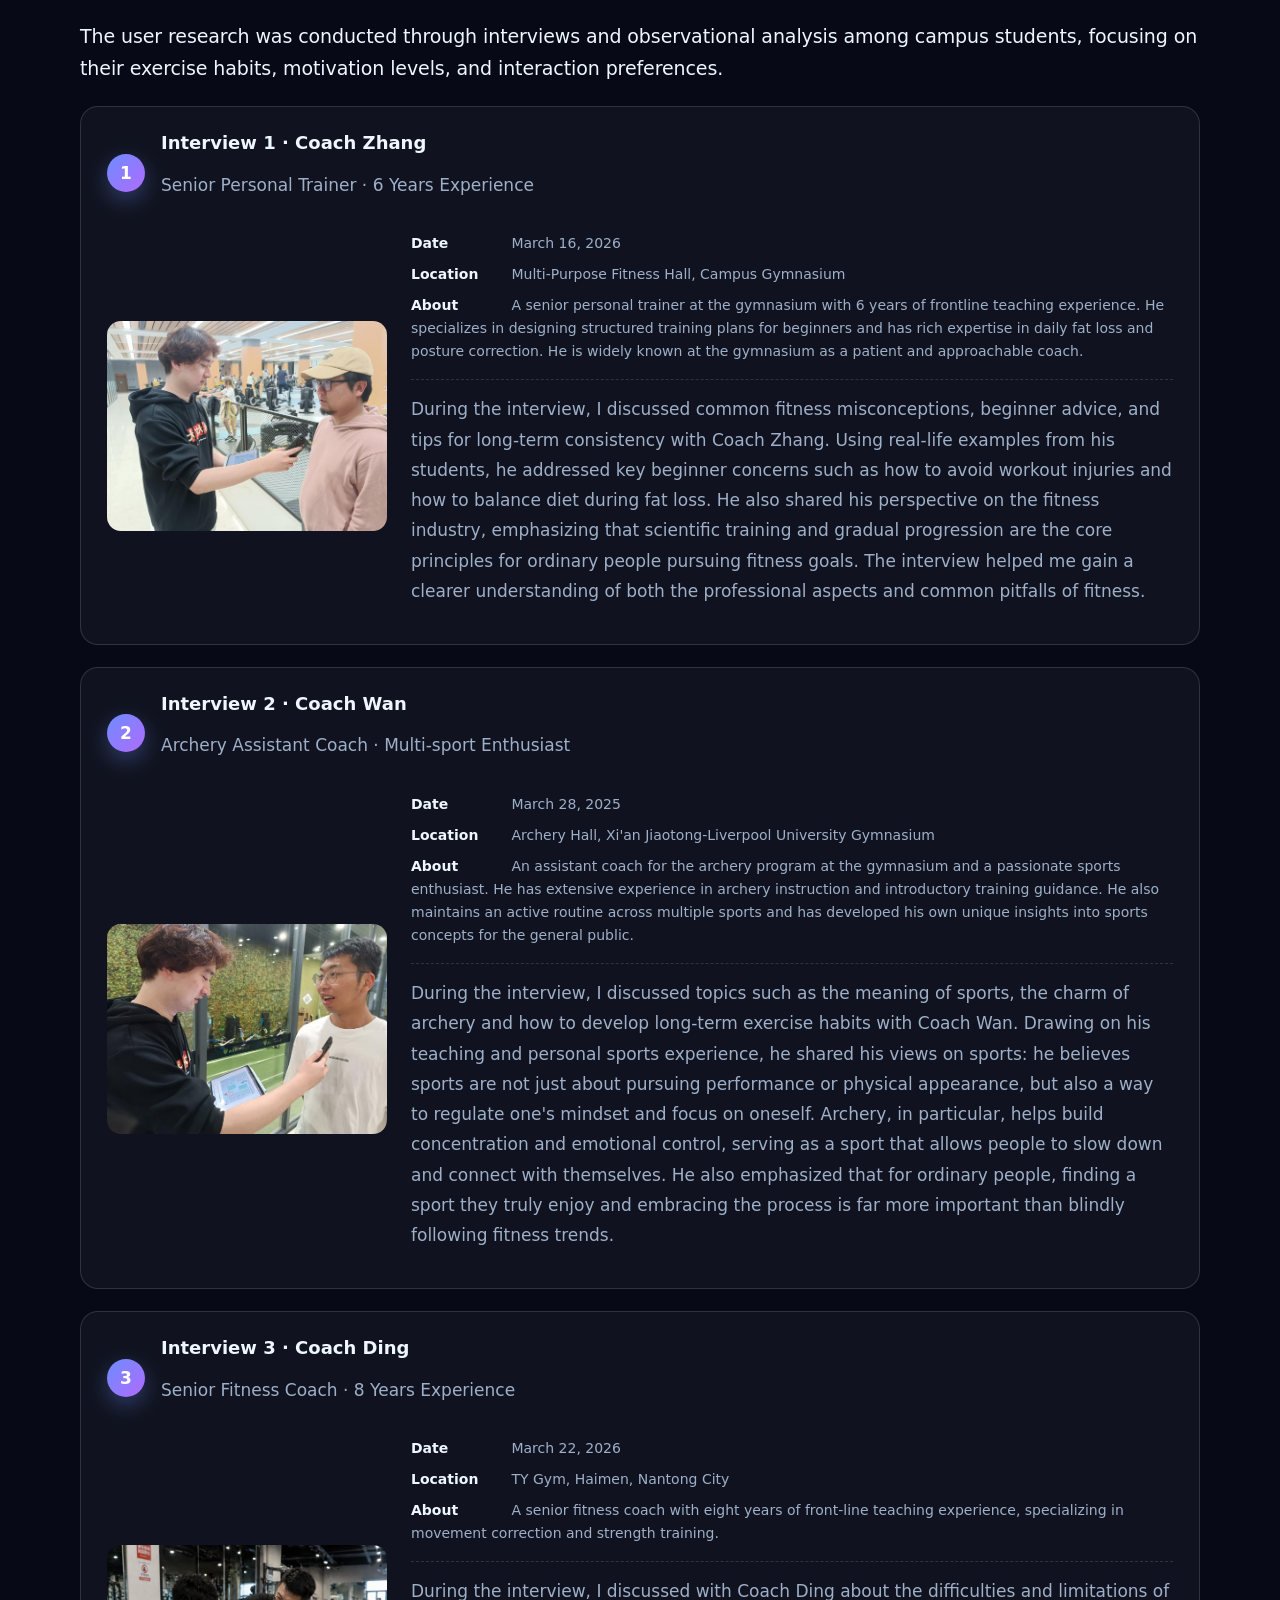
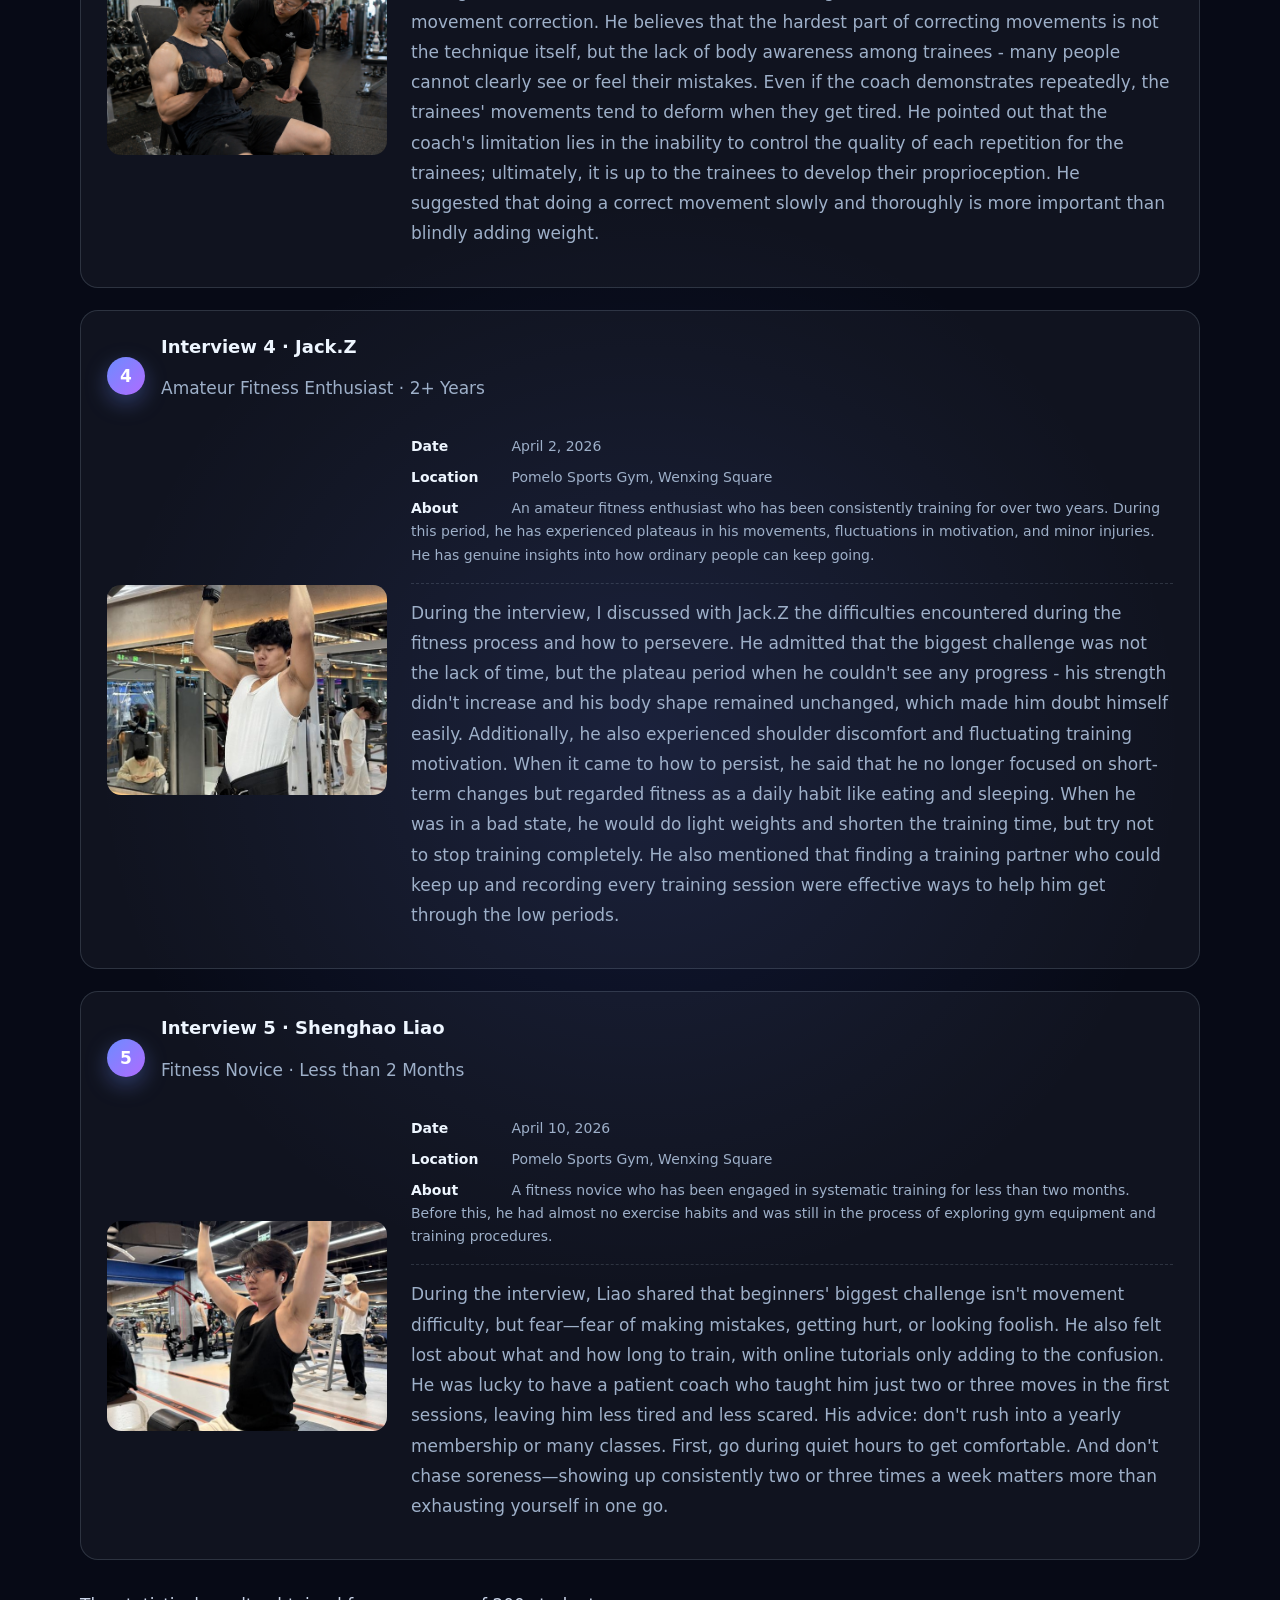
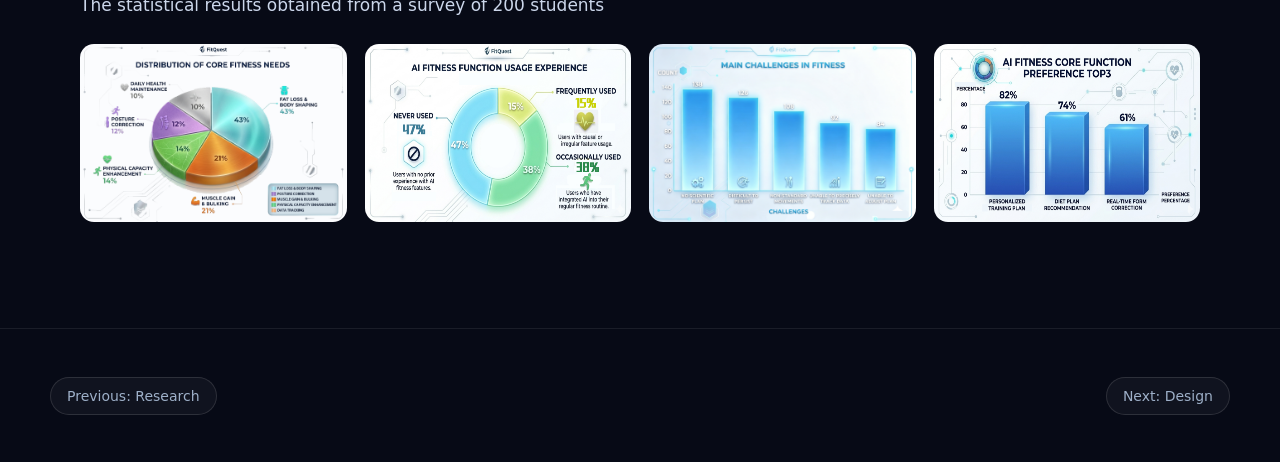
<file: requirements.html>
<!DOCTYPE html>
<html lang="en">
<head>
  <meta charset="UTF-8">
  <meta name="viewport" content="width=device-width, initial-scale=1.0">
  <title>2. User Requirements | CampusFit AI</title>
  <link rel="stylesheet" href="assets/css/style.css">
</head>
<body>
  <div class="ambient-glow"></div>
  <nav class="site-nav">
    <div class="nav-inner">
      <a class="brand" href="index.html"><span class="brand-mark"></span><span>CampusFit AI</span></a>
      <button class="nav-toggle" aria-label="Toggle navigation">&#9776;</button>
      <div class="nav-links">
        <a href="index.html">Home</a>
        <a href="research.html">Research</a>
        <a class="active" href="requirements.html">Requirements</a>
        <a href="design.html">Design</a>
        <a href="implementation.html">Implementation</a>
        <a href="evaluation.html">Evaluation</a>
      </div>
    </div>
  </nav>

  <header class="page-hero">
    <div class="container reveal">
      <span class="eyebrow">Requirements</span>
      <h1 class="page-title"><span class="gradient-text">2. User Requirements</span></h1>
    </div>
  </header>

  <main>
    <section class="section">
      <div class="container doc-content reveal">
        <h3 class="doc-heading">2.1 User Journey Map</h3>
        <div class="journey-map-block">
          <figure class="journey-map-figure">
            <img src="assets/images/image7.jpeg" alt="User journey map of the gamified campus fitness system" data-lightbox>
          </figure>
          <div class="journey-map-text">
            <h4 class="journey-map-title">Key Journey Insights</h4>
            <p class="journey-map-intro">During the user journey analysis, emotional changes and pain points were identified at each stage:</p>
            <ul class="journey-insight-list">
              <li><strong>Onboarding</strong> Users may feel confused if core features are not clearly presented.</li>
              <li><strong>Task Execution</strong> Lack of visible progress feedback reduces motivation.</li>
              <li><strong>Social Interaction</strong> Complex steps may cause frustration and reduce engagement.</li>
            </ul>
            <p class="journey-map-conclusion">Therefore, the design focuses on improving feature visibility, enhancing feedback mechanisms, and simplifying interaction paths.</p>
          </div>
        </div>
        <h3 class="doc-heading">2.2 Essential Fun-oriented System Requirements</h3>
        <p>Three essential system requirements were derived from user research, each addressing a specific fun-oriented experience principle:</p>
        <ol class="req-grid">
          <li class="insight-card">
            <span class="insight-num">REQ&nbsp;01</span>
            <h4 class="insight-title">Real-time Gamified Feedback &amp; Incentive</h4>
            <p>The system must provide immediate visual feedback after each exercise check-in and task completion, including streak number dynamic display, progress bar real-time update, ranking list real-time refresh and achievement pop-up reminder, allowing users to quickly obtain a sense of accomplishment and satisfaction, avoiding the problem of no intuitive exercise return and low exercise fun.</p>
          </li>
          <li class="insight-card">
            <span class="insight-num">REQ&nbsp;02</span>
            <h4 class="insight-title">Low-threshold Lightweight Operation</h4>
            <p>The system must simplify all core exercise operation steps, set homepage one-click check-in and quick functional entrance, reduce unnecessary page jumps and redundant operations, enable novice users to get started in one second, eliminate operation resistance, and ensure exercise participation is simple, fast and not time-consuming.</p>
          </li>
          <li class="insight-card">
            <span class="insight-num">REQ&nbsp;03</span>
            <h4 class="insight-title">Social Interactive &amp; Personalized Diversified Experience</h4>
            <p>The system must integrate AI personalized fitness coach guidance and student training partner community interaction functions, realize exclusive fitness suggestion push and friend exercise mutual supervision and challenge interaction, enrich exercise gameplay, avoid single fitness mode, and enhance long-term exercise willingness and fun sense of users.</p>
          </li>
        </ol>
        <h3 class="doc-heading">2.3 Living Evidence</h3>
        <p>The user research was conducted through interviews and observational analysis among campus students, focusing on their exercise habits, motivation levels, and interaction preferences.</p>
        <div class="interview-list">
          <article class="interview-card">
            <header class="interview-card-head">
              <span class="interview-card-num">1</span>
              <div class="interview-card-titlewrap">
                <h4 class="interview-card-title">Interview 1 · Coach Zhang</h4>
                <p class="interview-card-subtitle">Senior Personal Trainer · 6 Years Experience</p>
              </div>
            </header>
            <div class="interview-card-body">
              <figure class="interview-card-photo">
                <img src="assets/images/image8.jpeg" alt="Interview 1: Coach Zhang at the campus gymnasium" data-lightbox>
              </figure>
              <div class="interview-card-text">
                <ul class="interview-card-meta">
                  <li><strong>Date</strong> March 16, 2026</li>
                  <li><strong>Location</strong> Multi-Purpose Fitness Hall, Campus Gymnasium</li>
                  <li><strong>About</strong> A senior personal trainer at the gymnasium with 6 years of frontline teaching experience. He specializes in designing structured training plans for beginners and has rich expertise in daily fat loss and posture correction. He is widely known at the gymnasium as a patient and approachable coach.</li>
                </ul>
                <p class="interview-card-discussion">During the interview, I discussed common fitness misconceptions, beginner advice, and tips for long-term consistency with Coach Zhang. Using real-life examples from his students, he addressed key beginner concerns such as how to avoid workout injuries and how to balance diet during fat loss. He also shared his perspective on the fitness industry, emphasizing that scientific training and gradual progression are the core principles for ordinary people pursuing fitness goals. The interview helped me gain a clearer understanding of both the professional aspects and common pitfalls of fitness.</p>
              </div>
            </div>
          </article>

          <article class="interview-card">
            <header class="interview-card-head">
              <span class="interview-card-num">2</span>
              <div class="interview-card-titlewrap">
                <h4 class="interview-card-title">Interview 2 · Coach Wan</h4>
                <p class="interview-card-subtitle">Archery Assistant Coach · Multi-sport Enthusiast</p>
              </div>
            </header>
            <div class="interview-card-body">
              <figure class="interview-card-photo">
                <img src="assets/images/image9.jpeg" alt="Interview 2: Coach Wan at the archery hall" data-lightbox>
              </figure>
              <div class="interview-card-text">
                <ul class="interview-card-meta">
                  <li><strong>Date</strong> March 28, 2025</li>
                  <li><strong>Location</strong> Archery Hall, Xi'an Jiaotong-Liverpool University Gymnasium</li>
                  <li><strong>About</strong> An assistant coach for the archery program at the gymnasium and a passionate sports enthusiast. He has extensive experience in archery instruction and introductory training guidance. He also maintains an active routine across multiple sports and has developed his own unique insights into sports concepts for the general public.</li>
                </ul>
                <p class="interview-card-discussion">During the interview, I discussed topics such as the meaning of sports, the charm of archery and how to develop long-term exercise habits with Coach Wan. Drawing on his teaching and personal sports experience, he shared his views on sports: he believes sports are not just about pursuing performance or physical appearance, but also a way to regulate one's mindset and focus on oneself. Archery, in particular, helps build concentration and emotional control, serving as a sport that allows people to slow down and connect with themselves. He also emphasized that for ordinary people, finding a sport they truly enjoy and embracing the process is far more important than blindly following fitness trends.</p>
              </div>
            </div>
          </article>

          <article class="interview-card">
            <header class="interview-card-head">
              <span class="interview-card-num">3</span>
              <div class="interview-card-titlewrap">
                <h4 class="interview-card-title">Interview 3 · Coach Ding</h4>
                <p class="interview-card-subtitle">Senior Fitness Coach · 8 Years Experience</p>
              </div>
            </header>
            <div class="interview-card-body">
              <figure class="interview-card-photo">
                <img src="assets/images/image10.png" alt="Interview 3: Coach Ding at TY Gym, Nantong" data-lightbox>
              </figure>
              <div class="interview-card-text">
                <ul class="interview-card-meta">
                  <li><strong>Date</strong> March 22, 2026</li>
                  <li><strong>Location</strong> TY Gym, Haimen, Nantong City</li>
                  <li><strong>About</strong> A senior fitness coach with eight years of front-line teaching experience, specializing in movement correction and strength training.</li>
                </ul>
                <p class="interview-card-discussion">During the interview, I discussed with Coach Ding about the difficulties and limitations of movement correction. He believes that the hardest part of correcting movements is not the technique itself, but the lack of body awareness among trainees - many people cannot clearly see or feel their mistakes. Even if the coach demonstrates repeatedly, the trainees' movements tend to deform when they get tired. He pointed out that the coach's limitation lies in the inability to control the quality of each repetition for the trainees; ultimately, it is up to the trainees to develop their proprioception. He suggested that doing a correct movement slowly and thoroughly is more important than blindly adding weight.</p>
              </div>
            </div>
          </article>

          <article class="interview-card">
            <header class="interview-card-head">
              <span class="interview-card-num">4</span>
              <div class="interview-card-titlewrap">
                <h4 class="interview-card-title">Interview 4 · Jack.Z</h4>
                <p class="interview-card-subtitle">Amateur Fitness Enthusiast · 2+ Years</p>
              </div>
            </header>
            <div class="interview-card-body">
              <figure class="interview-card-photo">
                <img src="assets/images/image11.jpeg" alt="Interview 4: amateur fitness enthusiast Jack.Z" data-lightbox>
              </figure>
              <div class="interview-card-text">
                <ul class="interview-card-meta">
                  <li><strong>Date</strong> April 2, 2026</li>
                  <li><strong>Location</strong> Pomelo Sports Gym, Wenxing Square</li>
                  <li><strong>About</strong> An amateur fitness enthusiast who has been consistently training for over two years. During this period, he has experienced plateaus in his movements, fluctuations in motivation, and minor injuries. He has genuine insights into how ordinary people can keep going.</li>
                </ul>
                <p class="interview-card-discussion">During the interview, I discussed with Jack.Z the difficulties encountered during the fitness process and how to persevere. He admitted that the biggest challenge was not the lack of time, but the plateau period when he couldn't see any progress - his strength didn't increase and his body shape remained unchanged, which made him doubt himself easily. Additionally, he also experienced shoulder discomfort and fluctuating training motivation. When it came to how to persist, he said that he no longer focused on short-term changes but regarded fitness as a daily habit like eating and sleeping. When he was in a bad state, he would do light weights and shorten the training time, but try not to stop training completely. He also mentioned that finding a training partner who could keep up and recording every training session were effective ways to help him get through the low periods.</p>
              </div>
            </div>
          </article>

          <article class="interview-card">
            <header class="interview-card-head">
              <span class="interview-card-num">5</span>
              <div class="interview-card-titlewrap">
                <h4 class="interview-card-title">Interview 5 · Shenghao Liao</h4>
                <p class="interview-card-subtitle">Fitness Novice · Less than 2 Months</p>
              </div>
            </header>
            <div class="interview-card-body">
              <figure class="interview-card-photo">
                <img src="assets/images/image12.jpeg" alt="Interview 5: fitness novice Shenghao Liao" data-lightbox>
              </figure>
              <div class="interview-card-text">
                <ul class="interview-card-meta">
                  <li><strong>Date</strong> April 10, 2026</li>
                  <li><strong>Location</strong> Pomelo Sports Gym, Wenxing Square</li>
                  <li><strong>About</strong> A fitness novice who has been engaged in systematic training for less than two months. Before this, he had almost no exercise habits and was still in the process of exploring gym equipment and training procedures.</li>
                </ul>
                <p class="interview-card-discussion">During the interview, Liao shared that beginners' biggest challenge isn't movement difficulty, but fear—fear of making mistakes, getting hurt, or looking foolish. He also felt lost about what and how long to train, with online tutorials only adding to the confusion. He was lucky to have a patient coach who taught him just two or three moves in the first sessions, leaving him less tired and less scared. His advice: don't rush into a yearly membership or many classes. First, go during quiet hours to get comfortable. And don't chase soreness—showing up consistently two or three times a week matters more than exhausting yourself in one go.</p>
              </div>
            </div>
          </article>
        </div>
        <p>The statistical results obtained from a survey of 200 students</p>
        <div class="doc-image-row survey-result-images">
          <div class="doc-image"><img src="assets/images/image13.png" alt="Survey result 1: students' weekly exercise frequency distribution" data-lightbox></div>
          <div class="doc-image"><img src="assets/images/image14.png" alt="Survey result 2: primary motivation factors for exercising" data-lightbox></div>
          <div class="doc-image"><img src="assets/images/image15.png" alt="Survey result 3: preferred fitness app features" data-lightbox></div>
          <div class="doc-image"><img src="assets/images/image16.png" alt="Survey result 4: main barriers to consistent exercising" data-lightbox></div>
        </div>
      </div>
    </section>
  </main>

  <footer class="footer"><div class="container footer-inner"><a href="research.html">Previous: Research</a><a href="design.html">Next: Design</a></div></footer>
  <div class="lightbox"><button aria-label="Close preview">&times;</button><img alt="Preview"></div>
  <script src="assets/js/main.js"></script>
</body>
</html>
</file>
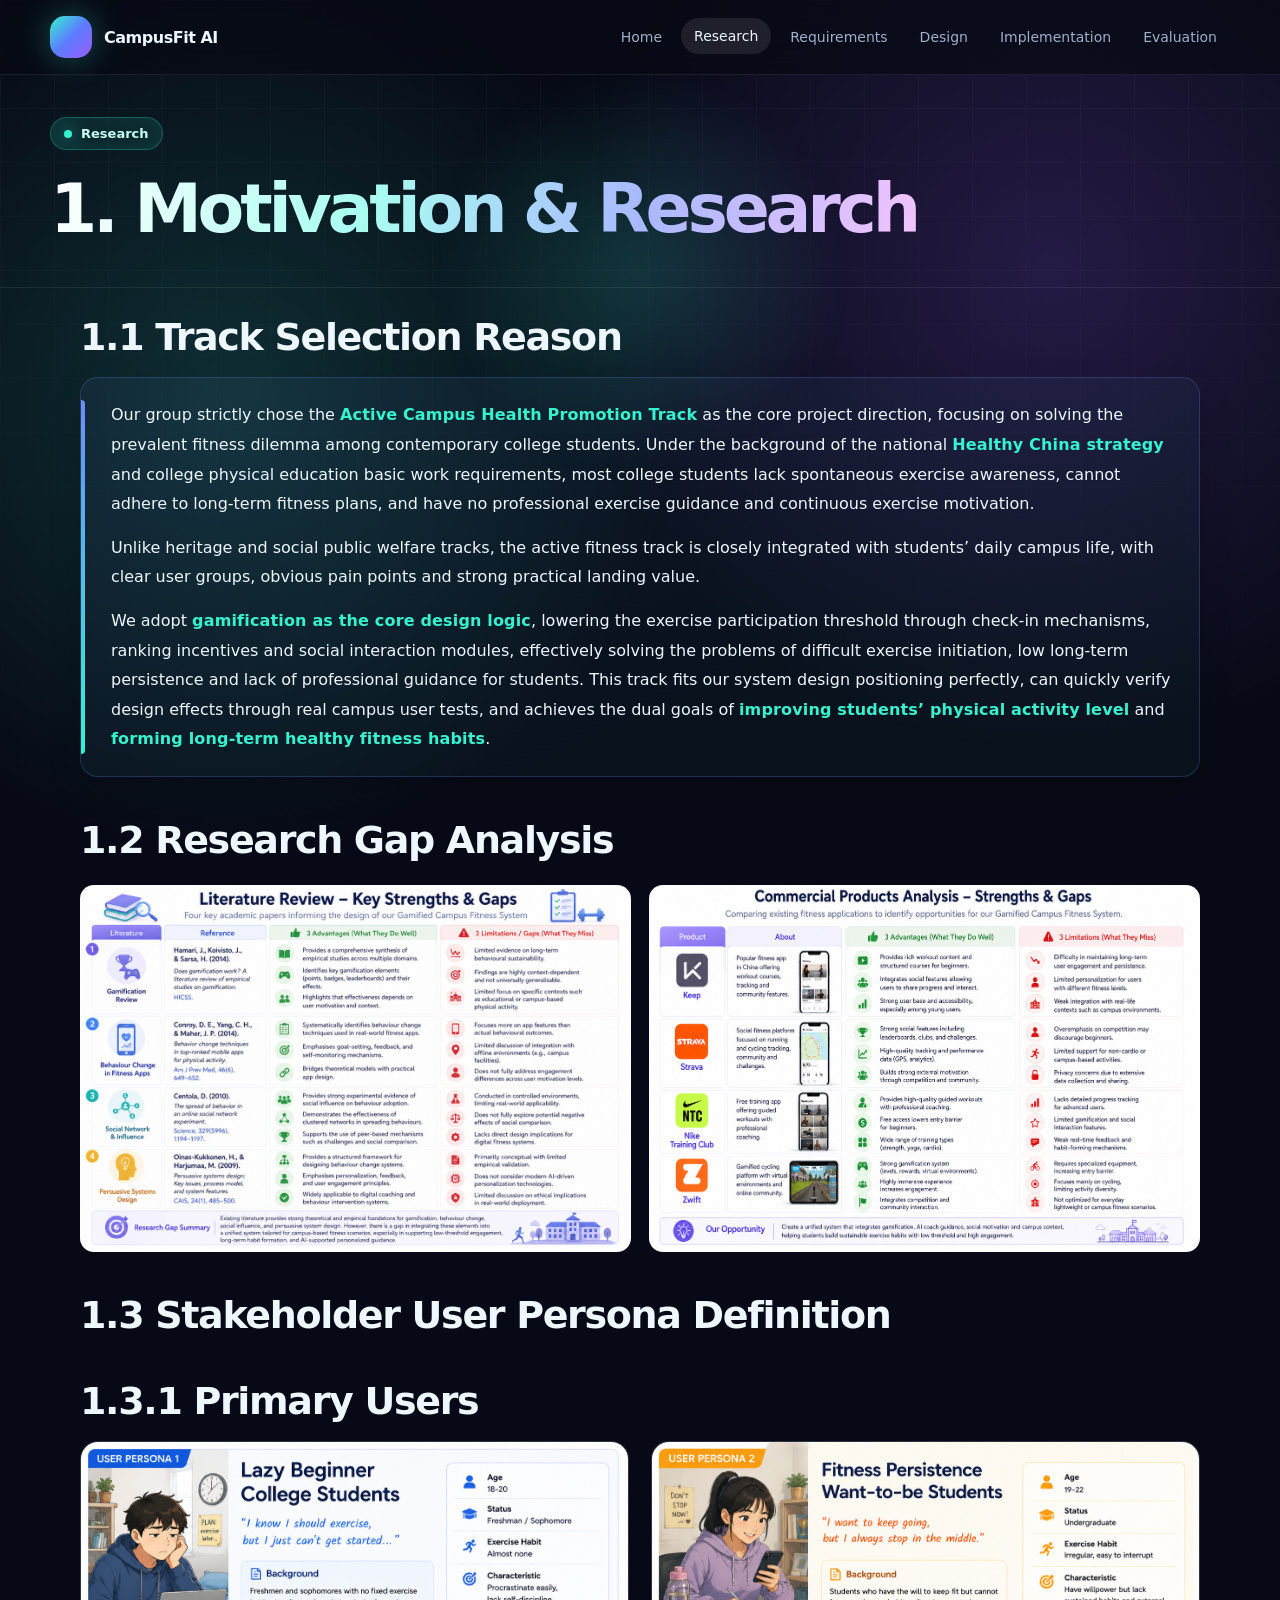
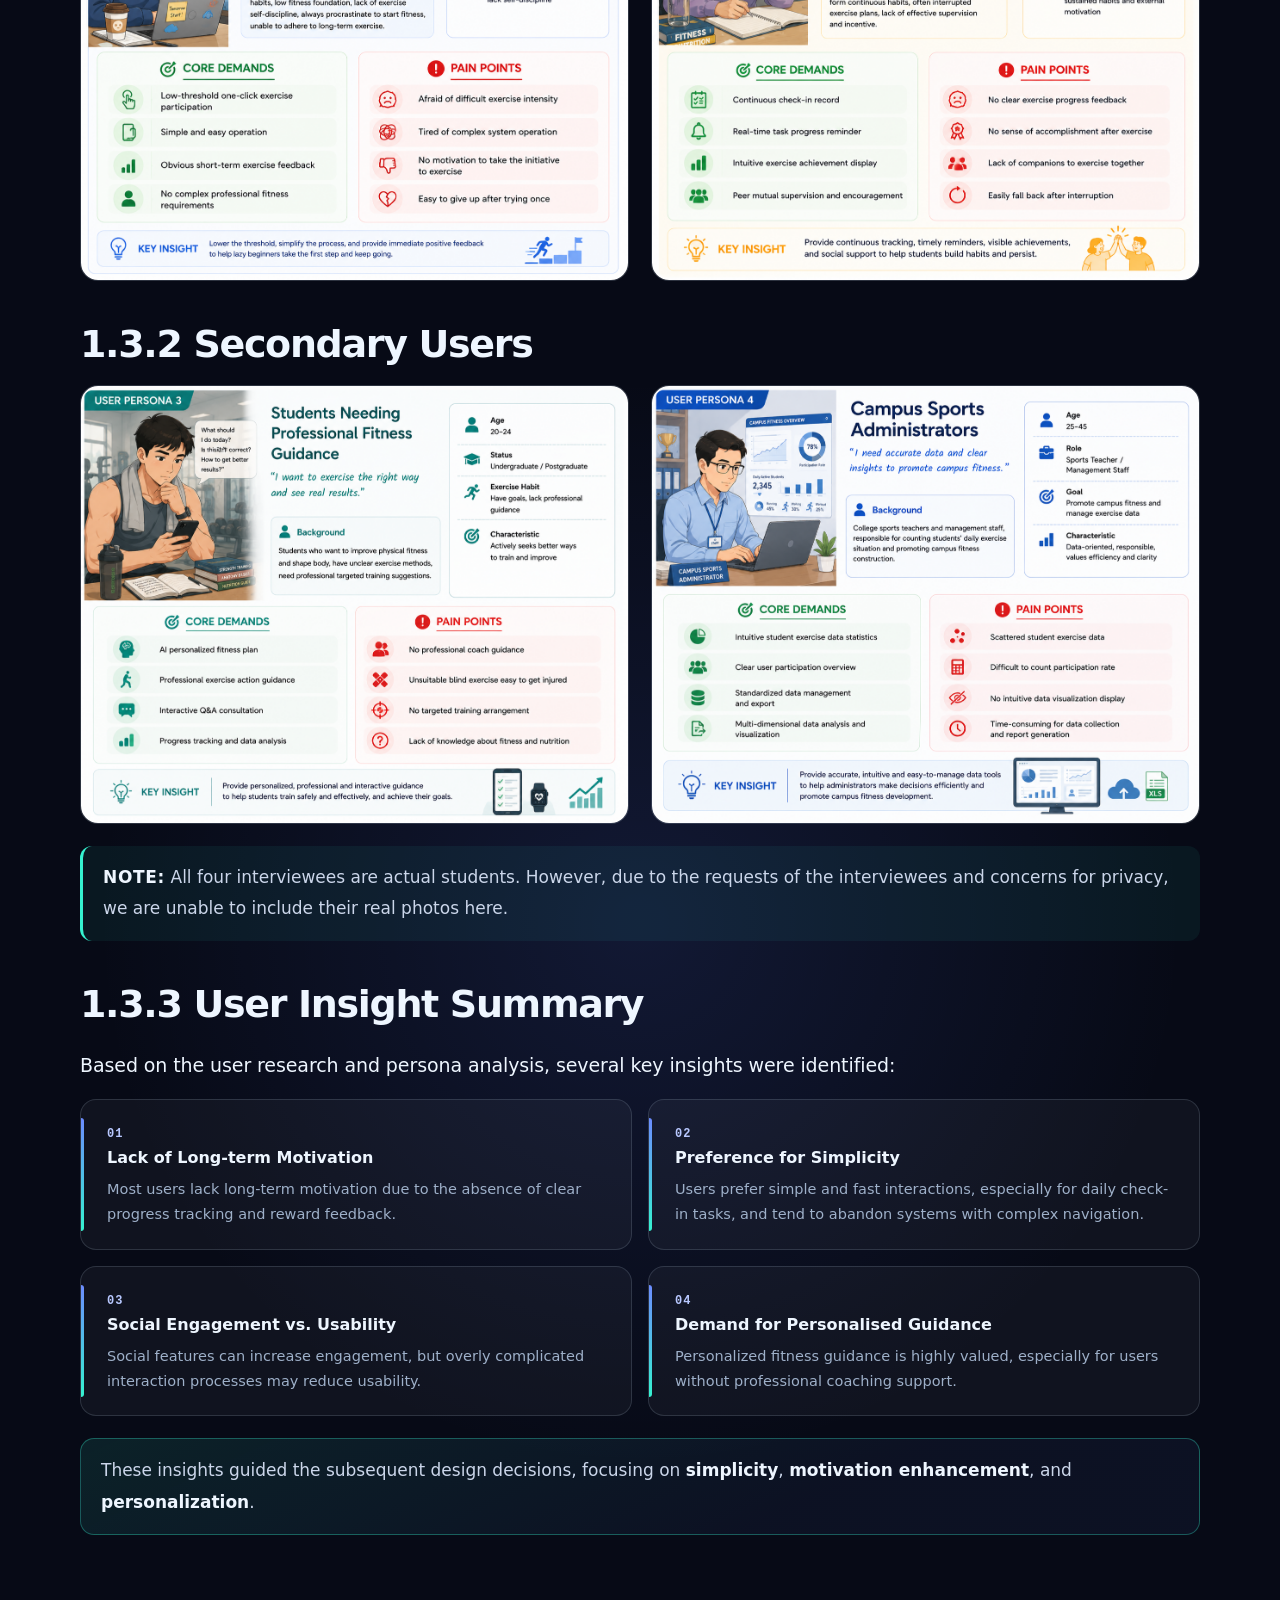
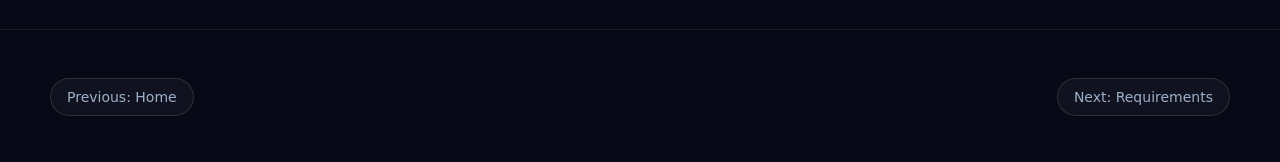
<file: research.html>
<!DOCTYPE html>
<html lang="en">
<head>
  <meta charset="UTF-8">
  <meta name="viewport" content="width=device-width, initial-scale=1.0">
  <title>1. Motivation &amp; Research | CampusFit AI</title>
  <link rel="stylesheet" href="assets/css/style.css">
</head>
<body>
  <div class="ambient-glow"></div>
  <nav class="site-nav">
    <div class="nav-inner">
      <a class="brand" href="index.html"><span class="brand-mark"></span><span>CampusFit AI</span></a>
      <button class="nav-toggle" aria-label="Toggle navigation">&#9776;</button>
      <div class="nav-links">
        <a href="index.html">Home</a>
        <a class="active" href="research.html">Research</a>
        <a href="requirements.html">Requirements</a>
        <a href="design.html">Design</a>
        <a href="implementation.html">Implementation</a>
        <a href="evaluation.html">Evaluation</a>
      </div>
    </div>
  </nav>

  <header class="page-hero">
    <div class="container reveal">
      <span class="eyebrow">Research</span>
      <h1 class="page-title"><span class="gradient-text">1. Motivation &amp; Research</span></h1>
    </div>
  </header>

  <main>
    <section class="section">
      <div class="container doc-content reveal">
        <h3 class="doc-heading">1.1 Track Selection Reason</h3>
        <div class="lead-block">
          <p>Our group strictly chose the <strong>Active Campus Health Promotion Track</strong> as the core project direction, focusing on solving the prevalent fitness dilemma among contemporary college students. Under the background of the national <strong>Healthy China strategy</strong> and college physical education basic work requirements, most college students lack spontaneous exercise awareness, cannot adhere to long-term fitness plans, and have no professional exercise guidance and continuous exercise motivation.</p>
          <p>Unlike heritage and social public welfare tracks, the active fitness track is closely integrated with students&rsquo; daily campus life, with clear user groups, obvious pain points and strong practical landing value.</p>
          <p>We adopt <strong>gamification as the core design logic</strong>, lowering the exercise participation threshold through check-in mechanisms, ranking incentives and social interaction modules, effectively solving the problems of difficult exercise initiation, low long-term persistence and lack of professional guidance for students. This track fits our system design positioning perfectly, can quickly verify design effects through real campus user tests, and achieves the dual goals of <strong>improving students&rsquo; physical activity level</strong> and <strong>forming long-term healthy fitness habits</strong>.</p>
        </div>
        <h3 class="doc-heading">1.2 Research Gap Analysis</h3>
        <div class="doc-image-row research-gap-images">
          <div class="doc-image"><img src="assets/images/image1.png" alt="Research gap analysis: existing fitness app comparison" data-lightbox style="max-width: min(100%, 554px);"></div>
          <div class="doc-image"><img src="assets/images/image2.png" alt="Research gap analysis: campus fitness pain points overview" data-lightbox style="max-width: min(100%, 554px);"></div>
        </div>
        <h3 class="doc-heading">1.3 Stakeholder User Persona Definition</h3>
        <h3 class="doc-heading">1.3.1 Primary Users</h3>
        <div class="doc-image-row persona-image-row">
          <div class="doc-image"><img src="assets/images/image3.png" alt="Persona 1: Lazy Beginner College Students" data-lightbox></div>
          <div class="doc-image"><img src="assets/images/image4.png" alt="Persona 2: Fitness Persistence Want-to-be Students" data-lightbox></div>
        </div>

        <h3 class="doc-heading">1.3.2 Secondary Users</h3>
        <div class="doc-image-row persona-image-row">
          <div class="doc-image"><img src="assets/images/image5.png" alt="Persona 3: Students Needing Professional Fitness Guidance" data-lightbox></div>
          <div class="doc-image"><img src="assets/images/image6.png" alt="Persona 4: Campus Sports Administrator" data-lightbox></div>
        </div>
        <p class="persona-privacy-note"><strong>NOTE:</strong> All four interviewees are actual students. However, due to the requests of the interviewees and concerns for privacy, we are unable to include their real photos here.</p>

        <h3 class="doc-heading">1.3.3 User Insight Summary</h3>
        <p>Based on the user research and persona analysis, several key insights were identified:</p>
        <ol class="insight-grid">
          <li class="insight-card">
            <span class="insight-num">01</span>
            <h4 class="insight-title">Lack of Long-term Motivation</h4>
            <p>Most users lack long-term motivation due to the absence of clear progress tracking and reward feedback.</p>
          </li>
          <li class="insight-card">
            <span class="insight-num">02</span>
            <h4 class="insight-title">Preference for Simplicity</h4>
            <p>Users prefer simple and fast interactions, especially for daily check-in tasks, and tend to abandon systems with complex navigation.</p>
          </li>
          <li class="insight-card">
            <span class="insight-num">03</span>
            <h4 class="insight-title">Social Engagement vs. Usability</h4>
            <p>Social features can increase engagement, but overly complicated interaction processes may reduce usability.</p>
          </li>
          <li class="insight-card">
            <span class="insight-num">04</span>
            <h4 class="insight-title">Demand for Personalised Guidance</h4>
            <p>Personalized fitness guidance is highly valued, especially for users without professional coaching support.</p>
          </li>
        </ol>
        <p class="insight-conclusion">These insights guided the subsequent design decisions, focusing on <strong>simplicity</strong>, <strong>motivation enhancement</strong>, and <strong>personalization</strong>.</p>
      </div>
    </section>
  </main>

  <footer class="footer"><div class="container footer-inner"><a href="index.html">Previous: Home</a><a href="requirements.html">Next: Requirements</a></div></footer>
  <div class="lightbox"><button aria-label="Close preview">&times;</button><img alt="Preview"></div>
  <script src="assets/js/main.js"></script>
</body>
</html>
</file>
<file: assets/css/style.css>
:root {
  --bg: #070a16;
  --bg-soft: #0c1226;
  --panel: rgba(17, 25, 48, 0.72);
  --panel-strong: rgba(22, 34, 64, 0.9);
  --line: rgba(148, 163, 184, 0.22);
  --text: #eef6ff;
  --muted: #9eb0c9;
  --cyan: #35f2d0;
  --blue: #5c7cff;
  --violet: #9b5cff;
  --green: #7cff8f;
  --pink: #ff6bd6;
  --shadow: 0 24px 80px rgba(0, 0, 0, 0.42);
  --radius: 28px;
  --radius-sm: 18px;
  --max: 1180px;
}

* {
  box-sizing: border-box;
}

html {
  scroll-behavior: smooth;
}

body {
  margin: 0;
  min-height: 100vh;
  color: var(--text);
  font-family: Inter, ui-sans-serif, system-ui, -apple-system, BlinkMacSystemFont, "Segoe UI", Arial, sans-serif;
  background:
    radial-gradient(circle at 18% 12%, rgba(53, 242, 208, 0.16), transparent 28rem),
    radial-gradient(circle at 82% 8%, rgba(155, 92, 255, 0.2), transparent 30rem),
    radial-gradient(circle at 50% 75%, rgba(92, 124, 255, 0.13), transparent 34rem),
    var(--bg);
  overflow-x: hidden;
}

a {
  color: inherit;
  text-decoration: none;
}

img {
  display: block;
  max-width: 100%;
}

body::before {
  content: "";
  position: fixed;
  inset: 0;
  pointer-events: none;
  background-image:
    linear-gradient(rgba(255, 255, 255, 0.035) 1px, transparent 1px),
    linear-gradient(90deg, rgba(255, 255, 255, 0.035) 1px, transparent 1px);
  background-size: 54px 54px;
  mask-image: linear-gradient(to bottom, rgba(0,0,0,0.85), transparent 82%);
  z-index: -2;
}

.ambient-glow {
  position: fixed;
  width: 420px;
  height: 420px;
  left: var(--x, 50%);
  top: var(--y, 30%);
  transform: translate(-50%, -50%);
  border-radius: 50%;
  background: radial-gradient(circle, rgba(53, 242, 208, 0.18), transparent 68%);
  filter: blur(14px);
  pointer-events: none;
  transition: left 0.35s ease, top 0.35s ease;
  z-index: -1;
}

.container {
  width: min(var(--max), calc(100% - 40px));
  margin: 0 auto;
}

.site-nav {
  position: sticky;
  top: 0;
  z-index: 50;
  border-bottom: 1px solid rgba(255, 255, 255, 0.08);
  background: rgba(7, 10, 22, 0.72);
  backdrop-filter: blur(22px);
}

.nav-inner {
  width: min(var(--max), calc(100% - 34px));
  height: 74px;
  margin: 0 auto;
  display: flex;
  align-items: center;
  justify-content: space-between;
  gap: 20px;
}

.brand {
  display: flex;
  align-items: center;
  gap: 12px;
  font-weight: 800;
  letter-spacing: -0.03em;
}

.brand-mark {
  width: 42px;
  height: 42px;
  border-radius: 15px;
  background: linear-gradient(135deg, var(--cyan), var(--blue), var(--violet));
  box-shadow: 0 0 32px rgba(53, 242, 208, 0.32);
}

.nav-links {
  display: flex;
  align-items: center;
  gap: 6px;
}

.nav-links a {
  padding: 10px 13px;
  border-radius: 999px;
  color: var(--muted);
  font-size: 14px;
  transition: color 0.22s ease, background 0.22s ease, transform 0.22s ease;
}

.nav-links a:hover,
.nav-links a.active {
  color: var(--text);
  background: rgba(255, 255, 255, 0.09);
  transform: translateY(-1px);
}

.nav-toggle {
  display: none;
  width: 42px;
  height: 42px;
  border: 1px solid var(--line);
  border-radius: 14px;
  color: var(--text);
  background: rgba(255, 255, 255, 0.06);
}

.hero,
.page-hero {
  position: relative;
  padding: 94px 0 70px;
}

.hero-grid {
  display: grid;
  grid-template-columns: minmax(0, 1.02fr) minmax(360px, 0.98fr);
  gap: 50px;
  align-items: center;
}

.eyebrow {
  display: inline-flex;
  align-items: center;
  gap: 9px;
  padding: 8px 13px;
  border: 1px solid rgba(53, 242, 208, 0.28);
  border-radius: 999px;
  color: #c6fff4;
  background: rgba(53, 242, 208, 0.08);
  box-shadow: inset 0 0 20px rgba(53, 242, 208, 0.08);
  font-size: 13px;
  font-weight: 700;
}

.eyebrow::before {
  content: "";
  width: 8px;
  height: 8px;
  border-radius: 50%;
  background: var(--cyan);
  box-shadow: 0 0 18px var(--cyan);
}

h1,
h2,
h3,
p {
  margin-top: 0;
}

.hero-title,
.page-title {
  margin: 24px 0 20px;
  font-size: clamp(44px, 7vw, 92px);
  line-height: 1.04;
  letter-spacing: -0.062em;
}

.gradient-text {
  background: linear-gradient(100deg, #ffffff 0%, #a9fff0 36%, #a9b8ff 68%, #f2c3ff 100%);
  -webkit-background-clip: text;
  background-clip: text;
  color: transparent;
}

.lead {
  max-width: 760px;
  color: var(--muted);
  font-size: clamp(17px, 2vw, 21px);
  line-height: 1.75;
}

.hero-actions {
  display: flex;
  flex-wrap: wrap;
  gap: 14px;
  margin-top: 32px;
}

.btn {
  display: inline-flex;
  align-items: center;
  justify-content: center;
  min-height: 48px;
  padding: 0 20px;
  border: 1px solid transparent;
  border-radius: 999px;
  font-weight: 800;
  letter-spacing: -0.01em;
  transition: transform 0.22s ease, box-shadow 0.22s ease, border-color 0.22s ease;
}

.btn-primary {
  color: #051018;
  background: linear-gradient(135deg, var(--cyan), var(--green));
  box-shadow: 0 14px 42px rgba(53, 242, 208, 0.28);
}

.btn-secondary {
  color: var(--text);
  border-color: var(--line);
  background: rgba(255, 255, 255, 0.07);
}

.btn:hover {
  transform: translateY(-3px);
  box-shadow: 0 18px 60px rgba(53, 242, 208, 0.24);
}

.hero-visual {
  position: relative;
  min-height: 520px;
}

.phone-card,
.floating-panel,
.metric-card,
.preview-card,
.content-card,
.persona-card,
.timeline-item,
.scheme-card,
.member-card,
.feedback-card,
.gallery-card {
  border: 1px solid var(--line);
  background: linear-gradient(145deg, rgba(255,255,255,0.105), rgba(255,255,255,0.035));
  box-shadow: var(--shadow);
  backdrop-filter: blur(22px);
}

.phone-card {
  position: absolute;
  inset: 20px 54px 28px 72px;
  overflow: hidden;
  border-radius: 42px;
  transform: rotate(2.2deg);
}

.phone-card img {
  width: 100%;
  height: 100%;
  object-fit: cover;
  opacity: 0.92;
}

.phone-card::after {
  content: "";
  position: absolute;
  inset: 0;
  background: linear-gradient(to top, rgba(7,10,22,0.78), transparent 62%);
}

.floating-panel {
  position: absolute;
  left: 0;
  bottom: 38px;
  width: 245px;
  padding: 18px;
  border-radius: 24px;
}

.metric-card {
  position: absolute;
  right: 0;
  top: 44px;
  width: 210px;
  padding: 18px;
  border-radius: 24px;
}

.stat-value {
  display: block;
  font-size: 34px;
  font-weight: 900;
  letter-spacing: -0.06em;
}

.stat-label {
  color: var(--muted);
  font-size: 13px;
  line-height: 1.45;
}

.progress-bar {
  height: 8px;
  margin-top: 16px;
  overflow: hidden;
  border-radius: 999px;
  background: rgba(255, 255, 255, 0.09);
}

.progress-bar span {
  display: block;
  height: 100%;
  border-radius: inherit;
  background: linear-gradient(90deg, var(--cyan), var(--violet));
}

.section {
  padding: 76px 0;
}

.section-heading {
  max-width: 780px;
  margin-bottom: 34px;
}

.section-heading h2 {
  margin-bottom: 12px;
  font-size: clamp(32px, 5vw, 58px);
  line-height: 1;
  letter-spacing: -0.055em;
}

.section-heading p {
  color: var(--muted);
  font-size: 18px;
  line-height: 1.75;
}

.doc-content {
  max-width: 1120px;
}

.doc-major-heading {
  margin: 0 0 28px;
  font-size: clamp(34px, 5vw, 58px);
  line-height: 1.05;
  letter-spacing: -0.055em;
}

.doc-heading {
  margin: 42px 0 18px;
  font-size: clamp(24px, 3.2vw, 38px);
  line-height: 1.15;
  letter-spacing: -0.035em;
}

.doc-content p {
  margin: 14px 0;
  color: var(--muted);
  font-size: 17px;
  line-height: 1.78;
}

.doc-content > p {
  margin: 18px 0;
  color: #cbd6ea;
  font-size: 17px;
  line-height: 1.85;
}

.doc-content > .doc-heading + p {
  margin-top: 22px;
  color: var(--text);
  font-size: 19px;
  font-weight: 500;
  letter-spacing: -0.005em;
  line-height: 1.7;
}

.doc-content > p strong {
  color: var(--text);
  font-weight: 600;
}

.doc-content > p a {
  color: var(--cyan);
  border-bottom: 1px solid rgba(53, 242, 208, 0.35);
  text-decoration: none;
  transition: color 0.2s ease, border-color 0.2s ease;
}

.doc-content > p a:hover {
  color: #6affe1;
  border-bottom-color: var(--cyan);
}

.doc-image-row {
  display: flex;
  flex-wrap: wrap;
  align-items: flex-start;
  gap: 18px;
  margin: 22px 0 30px;
}

.doc-image {
  max-width: 100%;
}

.doc-image img {
  display: block;
  width: auto;
  height: auto;
  max-width: 100%;
  border-radius: 14px;
}

.research-gap-images,
.survey-result-images {
  flex-wrap: nowrap;
}

.research-gap-images .doc-image,
.survey-result-images .doc-image {
  flex: 1 1 0;
  min-width: 0;
}

.research-gap-images .doc-image,
.survey-result-images .doc-image {
  aspect-ratio: 3 / 2;
  display: flex;
  align-items: center;
  justify-content: center;
  background: rgba(255, 255, 255, 0.03);
  border-radius: 14px;
  overflow: hidden;
}

.research-gap-images .doc-image img,
.survey-result-images .doc-image img {
  width: 100%;
  height: 100%;
  max-width: 100% !important;
  object-fit: fill;
  border-radius: 0;
}

.persona-image-row {
  display: grid;
  grid-template-columns: 1fr 1fr;
  gap: 22px;
  margin: 18px 0 22px;
}

.persona-image-row .doc-image {
  border-radius: 18px;
  overflow: hidden;
  background: rgba(255, 255, 255, 0.04);
  border: 1px solid var(--line);
}

.persona-image-row .doc-image img {
  display: block;
  width: 100%;
  height: auto;
  border-radius: 0;
}

@media (max-width: 760px) {
  .persona-image-row {
    grid-template-columns: 1fr;
  }
}

.persona-privacy-note {
  margin: 16px 0 26px;
  padding: 16px 20px;
  border-left: 3px solid var(--cyan);
  border-radius: 12px;
  background: rgba(53, 242, 208, 0.06);
  color: var(--text);
  font-size: 15px;
  line-height: 1.7;
}

.persona-privacy-note strong {
  color: var(--cyan);
  font-weight: 700;
  letter-spacing: 0.04em;
}

.test-report {
  margin: 22px 0 30px;
  display: grid;
  gap: 24px;
}

.test-report-section {
  padding: 24px 26px;
  border-radius: 18px;
  background: rgba(255, 255, 255, 0.04);
  border: 1px solid var(--line);
  transition: border-color 0.3s ease, background 0.3s ease;
}

.test-report-section:hover {
  border-color: rgba(108, 140, 255, 0.42);
  background: rgba(255, 255, 255, 0.05);
}

.test-report-heading {
  margin: 0 0 14px;
  font-size: 18px;
  font-weight: 700;
  color: var(--text);
  letter-spacing: -0.01em;
}

.test-report-section p {
  margin: 10px 0;
  font-size: 15px;
  line-height: 1.75;
  color: var(--text);
}

.test-report-section strong {
  color: var(--cyan);
  font-weight: 600;
}

.test-report-list {
  margin: 8px 0 14px;
  padding-left: 22px;
  display: grid;
  gap: 7px;
}

.test-report-list li {
  font-size: 15px;
  line-height: 1.7;
  color: var(--text);
}

.test-report-list li::marker {
  color: var(--cyan);
}

.test-report-list-tasks li {
  color: #cbd6ea;
}

.test-stat-grid {
  display: grid;
  grid-template-columns: repeat(2, minmax(0, 1fr));
  gap: 14px;
  margin: 14px 0 16px;
}

.test-stat-card {
  display: flex;
  align-items: center;
  gap: 16px;
  padding: 16px 18px;
  border-radius: 14px;
  background: rgba(53, 242, 208, 0.06);
  border-left: 3px solid var(--cyan);
}

.test-stat-card.test-stat-neutral {
  background: rgba(255, 116, 139, 0.06);
  border-left-color: #ff9eae;
}

.test-stat-figure {
  flex-shrink: 0;
  display: flex;
  align-items: baseline;
  gap: 2px;
  font-size: 32px;
  font-weight: 800;
  color: var(--cyan);
  line-height: 1;
  letter-spacing: -0.02em;
  font-variant-numeric: tabular-nums;
}

.test-stat-card.test-stat-neutral .test-stat-figure {
  color: #ff9eae;
}

.test-stat-denom {
  font-size: 18px;
  font-weight: 600;
  opacity: 0.7;
}

.test-stat-desc {
  font-size: 14px;
  line-height: 1.55;
  color: var(--text);
}

.test-report-charts {
  display: grid;
  grid-template-columns: repeat(3, minmax(0, 1fr));
  gap: 14px;
  margin: 14px 0 18px;
}

.test-report-charts .doc-image {
  border-radius: 12px;
  overflow: hidden;
  background: rgba(255, 255, 255, 0.04);
  border: 1px solid var(--line);
  aspect-ratio: 16 / 9;
  display: flex;
  align-items: center;
  justify-content: center;
  padding: 10px;
}

.test-report-charts .doc-image img {
  display: block;
  max-width: 100%;
  max-height: 100%;
  width: auto;
  height: auto;
  object-fit: contain;
  border-radius: 0;
}

@media (max-width: 760px) {
  .test-stat-grid {
    grid-template-columns: 1fr;
  }

  .test-report-charts {
    grid-template-columns: 1fr;
  }
}

.reflection-subheading {
  margin: 28px 0 12px;
  padding-left: 14px;
  border-left: 3px solid var(--cyan);
  font-size: 20px;
  font-weight: 700;
  color: var(--text);
  letter-spacing: -0.01em;
}

.crazy8-carousel {
  margin: 22px 0 30px;
  outline: none;
}

.crazy8-stage {
  position: relative;
  width: 100%;
  max-width: 560px;
  aspect-ratio: 1 / 1;
  margin: 0 auto;
  background: rgba(255, 255, 255, 0.04);
  border: 1px solid var(--line);
  border-radius: 18px;
  overflow: hidden;
  perspective: 1500px;
}

.crazy8-slides {
  position: absolute;
  inset: 0;
  transform-style: preserve-3d;
}

.crazy8-slide {
  position: absolute;
  inset: 0;
  display: flex;
  align-items: center;
  justify-content: center;
  padding: 18px;
  opacity: 0;
  pointer-events: none;
  backface-visibility: hidden;
  -webkit-backface-visibility: hidden;
}

.crazy8-slide.is-active {
  opacity: 1;
  pointer-events: auto;
}

.crazy8-slide.is-leaving-fwd {
  animation: crazy8-flip-out-fwd 0.55s cubic-bezier(0.55, 0.06, 0.68, 0.19) both;
  transform-origin: left center;
  z-index: 2;
}

.crazy8-slide.is-entering-fwd {
  animation: crazy8-flip-in-fwd 0.55s cubic-bezier(0.32, 0.94, 0.45, 1) 0.18s both;
  transform-origin: right center;
  z-index: 1;
}

.crazy8-slide.is-leaving-back {
  animation: crazy8-flip-out-back 0.55s cubic-bezier(0.55, 0.06, 0.68, 0.19) both;
  transform-origin: right center;
  z-index: 2;
}

.crazy8-slide.is-entering-back {
  animation: crazy8-flip-in-back 0.55s cubic-bezier(0.32, 0.94, 0.45, 1) 0.18s both;
  transform-origin: left center;
  z-index: 1;
}

@keyframes crazy8-flip-out-fwd {
  0%   { transform: rotateY(0deg);     opacity: 1; }
  100% { transform: rotateY(-105deg);  opacity: 0; }
}

@keyframes crazy8-flip-in-fwd {
  0%   { transform: rotateY(105deg);   opacity: 0; }
  100% { transform: rotateY(0deg);     opacity: 1; }
}

@keyframes crazy8-flip-out-back {
  0%   { transform: rotateY(0deg);     opacity: 1; }
  100% { transform: rotateY(105deg);   opacity: 0; }
}

@keyframes crazy8-flip-in-back {
  0%   { transform: rotateY(-105deg);  opacity: 0; }
  100% { transform: rotateY(0deg);     opacity: 1; }
}

.crazy8-slide img {
  max-width: 100%;
  max-height: 100%;
  display: block;
  cursor: zoom-in;
  border-radius: 8px;
  box-shadow: 0 8px 28px rgba(0, 0, 0, 0.35);
}

.crazy8-slide.is-rotated-ccw img {
  transform: rotate(-90deg);
  border-radius: 8px;
}

.crazy8-arrow {
  position: absolute;
  top: 50%;
  transform: translateY(-50%);
  width: 44px;
  height: 44px;
  border: 1px solid var(--line);
  border-radius: 50%;
  background: rgba(15, 22, 42, 0.7);
  color: var(--text);
  font-size: 26px;
  line-height: 1;
  cursor: pointer;
  z-index: 5;
  display: flex;
  align-items: center;
  justify-content: center;
  transition: background 0.2s ease, transform 0.2s ease;
  backdrop-filter: blur(8px);
}

.crazy8-arrow:hover {
  background: rgba(108, 140, 255, 0.35);
}

.crazy8-arrow:active {
  transform: translateY(-50%) scale(0.92);
}

.crazy8-arrow-prev {
  left: 12px;
}

.crazy8-arrow-next {
  right: 12px;
}

.crazy8-counter {
  position: absolute;
  right: 14px;
  bottom: 12px;
  padding: 4px 10px;
  border-radius: 999px;
  background: rgba(15, 22, 42, 0.7);
  border: 1px solid var(--line);
  color: var(--muted);
  font-size: 13px;
  letter-spacing: 0.4px;
  z-index: 5;
  backdrop-filter: blur(8px);
}

.crazy8-counter-current {
  color: var(--text);
  font-weight: 600;
}

.crazy8-thumbs {
  display: flex;
  flex-wrap: wrap;
  justify-content: center;
  gap: 10px;
  margin-top: 16px;
}

.crazy8-thumb {
  width: 64px;
  height: 64px;
  padding: 0;
  border: 2px solid transparent;
  border-radius: 10px;
  background: rgba(255, 255, 255, 0.04);
  overflow: hidden;
  cursor: pointer;
  display: flex;
  align-items: center;
  justify-content: center;
  transition: border-color 0.2s ease, transform 0.2s ease;
}

.crazy8-thumb:hover {
  transform: translateY(-2px);
  border-color: rgba(108, 140, 255, 0.45);
}

.crazy8-thumb.is-active {
  border-color: #6c8cff;
  box-shadow: 0 6px 18px rgba(108, 140, 255, 0.4);
}

.crazy8-thumb img {
  max-width: 100%;
  max-height: 100%;
  display: block;
  pointer-events: none;
}

.crazy8-thumb.is-rotated-ccw img {
  transform: rotate(-90deg);
}

@media (max-width: 540px) {
  .crazy8-arrow {
    width: 38px;
    height: 38px;
    font-size: 22px;
  }
  .crazy8-thumb {
    width: 52px;
    height: 52px;
  }
}

.interview-rotated-cw .doc-image {
  position: relative;
  width: 100%;
  max-width: 320px;
  aspect-ratio: 5 / 6;
  background: rgba(255, 255, 255, 0.03);
  border-radius: 14px;
  overflow: hidden;
  container-type: size;
  cursor: zoom-in;
}

.interview-rotated-cw .doc-image img {
  position: absolute;
  top: 50%;
  left: 50%;
  height: 100cqw;
  width: 100cqh;
  max-width: none !important;
  border-radius: 0;
  transform: translate(-50%, -50%) rotate(90deg);
}

.journey-map-block {
  display: grid;
  grid-template-columns: 320px 1fr;
  gap: 32px;
  align-items: start;
  margin: 22px 0 30px;
  padding: 26px;
  border-radius: 18px;
  background: rgba(255, 255, 255, 0.04);
  border: 1px solid var(--line);
}

.journey-map-figure {
  margin: 0;
  width: 100%;
  border-radius: 14px;
  overflow: hidden;
  background: rgba(255, 255, 255, 0.03);
  cursor: zoom-in;
}

.journey-map-figure img {
  width: 100%;
  height: auto;
  display: block;
  border-radius: 0;
}

.journey-map-text {
  min-width: 0;
}

.journey-map-title {
  margin: 0 0 12px;
  font-size: 20px;
  font-weight: 600;
  color: var(--text);
}

.journey-map-intro {
  margin: 0 0 16px;
  color: var(--muted);
  font-size: 15.5px;
  line-height: 1.7;
}

.journey-insight-list {
  list-style: none;
  padding: 0;
  margin: 0 0 18px;
  display: grid;
  gap: 12px;
}

.journey-insight-list li {
  position: relative;
  padding: 14px 16px 14px 18px;
  border-radius: 12px;
  background: rgba(108, 140, 255, 0.08);
  border-left: 3px solid #6c8cff;
  font-size: 14.5px;
  line-height: 1.65;
  color: var(--text);
}

.journey-insight-list li strong {
  display: block;
  margin-bottom: 4px;
  color: #b8c8ff;
  font-weight: 600;
  font-size: 13.5px;
  letter-spacing: 0.3px;
  text-transform: uppercase;
}

.journey-map-conclusion {
  margin: 0;
  padding: 14px 16px;
  border-radius: 12px;
  background: rgba(53, 242, 208, 0.07);
  border-left: 3px solid #35f2d0;
  font-size: 14.5px;
  line-height: 1.7;
  color: var(--text);
}

@media (max-width: 760px) {
  .journey-map-block {
    grid-template-columns: 1fr;
    gap: 22px;
  }
  .journey-map-figure {
    max-width: 360px;
    margin: 0 auto;
  }
}

.url-card {
  display: flex;
  align-items: center;
  gap: 18px;
  margin: 18px 0 24px;
  padding: 18px 22px;
  border-radius: 16px;
  background: linear-gradient(135deg, rgba(108, 140, 255, 0.12), rgba(176, 107, 255, 0.08));
  border: 1px solid rgba(108, 140, 255, 0.45);
  text-decoration: none;
  color: var(--text);
  transition: transform 0.3s ease, border-color 0.3s ease, box-shadow 0.3s ease;
}

.url-card:hover {
  transform: translateY(-3px);
  border-color: rgba(108, 140, 255, 0.85);
  box-shadow: 0 22px 50px rgba(108, 140, 255, 0.25);
}

.url-card-icon {
  flex-shrink: 0;
  width: 44px;
  height: 44px;
  border-radius: 12px;
  background: linear-gradient(135deg, #6c8cff, #b06bff);
  color: #fff;
  display: flex;
  align-items: center;
  justify-content: center;
  font-size: 22px;
  font-weight: 700;
  box-shadow: 0 10px 24px rgba(108, 140, 255, 0.4);
}

.url-card-text {
  flex: 1 1 auto;
  min-width: 0;
  display: flex;
  flex-direction: column;
  gap: 2px;
}

.url-card-label {
  font-size: 12px;
  font-weight: 600;
  letter-spacing: 0.6px;
  text-transform: uppercase;
  color: #b8c8ff;
}

.url-card-link {
  font-size: 15px;
  font-weight: 500;
  color: var(--text);
  word-break: break-all;
}

.url-card-cta {
  flex-shrink: 0;
  padding: 8px 18px;
  border-radius: 999px;
  background: rgba(255, 255, 255, 0.08);
  border: 1px solid var(--line);
  font-size: 13px;
  font-weight: 600;
  letter-spacing: 0.4px;
  transition: background 0.3s ease;
}

.url-card:hover .url-card-cta {
  background: linear-gradient(135deg, #6c8cff, #b06bff);
  border-color: transparent;
  color: #fff;
}

.timeline-list {
  list-style: none;
  padding: 0;
  margin: 16px 0 26px;
  position: relative;
  display: grid;
  gap: 14px;
}

.timeline-list::before {
  content: "";
  position: absolute;
  left: 19px;
  top: 12px;
  bottom: 12px;
  width: 2px;
  background: linear-gradient(180deg, #6c8cff, rgba(108, 140, 255, 0.1));
  z-index: 0;
}

.timeline-step {
  position: relative;
  display: flex;
  align-items: flex-start;
  gap: 18px;
  padding: 12px 16px 12px 0;
}

.timeline-step-num {
  flex-shrink: 0;
  width: 40px;
  height: 40px;
  border-radius: 50%;
  background: rgba(15, 22, 42, 0.95);
  border: 2px solid #6c8cff;
  color: #b8c8ff;
  font-weight: 700;
  font-size: 13px;
  display: flex;
  align-items: center;
  justify-content: center;
  letter-spacing: 0.5px;
  z-index: 1;
}

.timeline-step p {
  margin: 8px 0 0;
  font-size: 14.5px;
  line-height: 1.7;
  color: var(--text);
}

.member-list {
  display: grid;
  grid-template-columns: repeat(2, 1fr);
  gap: 22px;
  margin: 18px 0 26px;
}

.member-card {
  position: relative;
  padding: 24px 26px;
  border-radius: 18px;
  background: rgba(255, 255, 255, 0.04);
  border: 1px solid var(--line);
  transition: transform 0.4s ease, box-shadow 0.4s ease, border-color 0.4s ease;
}

.member-card:hover {
  transform: translateY(-4px);
  box-shadow: 0 28px 60px rgba(0, 0, 0, 0.45);
  border-color: rgba(108, 140, 255, 0.45);
}

.member-card-leader {
  border-color: rgba(176, 107, 255, 0.55);
  background: linear-gradient(180deg, rgba(176, 107, 255, 0.07), rgba(255, 255, 255, 0.04) 60%);
}

.member-card-leader:hover {
  border-color: rgba(176, 107, 255, 0.85);
  box-shadow: 0 28px 60px rgba(176, 107, 255, 0.22);
}

.member-card-head {
  display: flex;
  align-items: center;
  gap: 14px;
  margin-bottom: 18px;
}

.member-card-avatar {
  flex-shrink: 0;
  width: 48px;
  height: 48px;
  border-radius: 50%;
  background: linear-gradient(135deg, #6c8cff, #b06bff);
  color: #fff;
  display: flex;
  align-items: center;
  justify-content: center;
  font-weight: 700;
  font-size: 16px;
  letter-spacing: 0.5px;
  box-shadow: 0 10px 24px rgba(108, 140, 255, 0.35);
}

.member-card-titlewrap {
  min-width: 0;
}

.member-card-name {
  margin: 0;
  font-size: 18px;
  font-weight: 600;
  color: var(--text);
}

.member-card-meta {
  margin: 4px 0 0;
  display: flex;
  flex-wrap: wrap;
  gap: 8px;
  align-items: center;
}

.member-card-id {
  font-size: 13px;
  color: var(--muted);
  letter-spacing: 0.4px;
  font-feature-settings: "tnum" 1;
}

.member-card-tag {
  display: inline-flex;
  align-items: center;
  height: 22px;
  padding: 0 10px;
  border-radius: 999px;
  background: rgba(176, 107, 255, 0.18);
  border: 1px solid rgba(176, 107, 255, 0.55);
  color: #d4b5ff;
  font-size: 11.5px;
  font-weight: 600;
  letter-spacing: 0.5px;
  text-transform: uppercase;
}

.member-card-body {
  display: grid;
  gap: 14px;
}

.member-card-section p {
  margin: 0;
  font-size: 14px;
  line-height: 1.7;
  color: var(--text);
}

.member-card-label {
  margin: 0 0 6px;
  font-size: 11.5px;
  font-weight: 600;
  letter-spacing: 0.6px;
  text-transform: uppercase;
  color: #b8c8ff;
}

@media (max-width: 920px) {
  .member-list {
    grid-template-columns: 1fr;
  }
}

@media (max-width: 540px) {
  .url-card {
    flex-wrap: wrap;
  }
  .url-card-cta {
    width: 100%;
    text-align: center;
  }
}

.iteration-list {
  display: grid;
  gap: 18px;
  margin: 18px 0 26px;
}

.iteration-card {
  position: relative;
  padding: 22px 24px 22px 64px;
  border-radius: 16px;
  background: rgba(255, 255, 255, 0.04);
  border: 1px solid var(--line);
  transition: transform 0.4s ease, box-shadow 0.4s ease, border-color 0.4s ease;
}

.iteration-card:hover {
  transform: translateY(-3px);
  box-shadow: 0 24px 50px rgba(0, 0, 0, 0.4);
  border-color: rgba(108, 140, 255, 0.4);
}

.iteration-card-num {
  position: absolute;
  left: 18px;
  top: 24px;
  font-size: 26px;
  font-weight: 700;
  letter-spacing: 1px;
  background: linear-gradient(135deg, #6c8cff, #b06bff);
  -webkit-background-clip: text;
  background-clip: text;
  color: transparent;
  font-feature-settings: "tnum" 1;
}

.iteration-screenshot {
  margin: 0 0 18px;
  padding: 8px;
  border-radius: 14px;
  background: rgba(255, 255, 255, 0.03);
  border: 1px solid var(--line);
  text-align: center;
  cursor: zoom-in;
  transition: border-color 0.3s ease, transform 0.3s ease;
}

.iteration-screenshot:hover {
  border-color: rgba(108, 140, 255, 0.5);
}

.iteration-screenshot img {
  width: 100%;
  max-width: 560px;
  height: auto;
  display: block;
  margin: 0 auto;
  border-radius: 8px;
}

.iteration-flow {
  display: grid;
  grid-template-columns: 1fr 1fr 1fr;
  gap: 12px;
  align-items: stretch;
  position: relative;
}

.iteration-step {
  padding: 12px 14px;
  border-radius: 10px;
  position: relative;
}

.iteration-step-problem {
  background: rgba(255, 116, 139, 0.06);
  border-left: 3px solid #ff748b;
}

.iteration-step-change {
  background: rgba(108, 140, 255, 0.06);
  border-left: 3px solid #6c8cff;
}

.iteration-step-result {
  background: rgba(53, 242, 208, 0.06);
  border-left: 3px solid #35f2d0;
}

.iteration-step-label {
  margin: 0 0 6px;
  font-size: 11.5px;
  font-weight: 600;
  letter-spacing: 0.6px;
  text-transform: uppercase;
}

.iteration-step-problem .iteration-step-label {
  color: #ff9eae;
}

.iteration-step-change .iteration-step-label {
  color: #b8c8ff;
}

.iteration-step-result .iteration-step-label {
  color: #35f2d0;
}

.iteration-step p {
  margin: 0;
  font-size: 13.5px;
  line-height: 1.6;
  color: var(--text);
}

.iteration-step-change::before,
.iteration-step-result::before {
  content: "";
  position: absolute;
  left: -10px;
  top: 50%;
  transform: translateY(-50%);
  width: 0;
  height: 0;
  border-top: 6px solid transparent;
  border-bottom: 6px solid transparent;
  border-left: 7px solid rgba(148, 163, 184, 0.45);
  z-index: 2;
}

@media (max-width: 720px) {
  .iteration-card {
    padding: 22px 22px 22px 22px;
  }
  .iteration-card-num {
    position: static;
    display: block;
    margin-bottom: 10px;
  }
  .iteration-flow {
    grid-template-columns: 1fr;
    gap: 10px;
  }
  .iteration-step-change::before,
  .iteration-step-result::before {
    left: 50%;
    top: -8px;
    transform: translateX(-50%) rotate(90deg);
  }
}

.findings-heading {
  margin: 26px 0 8px;
  font-size: 18px;
  font-weight: 600;
  color: var(--text);
}

.scheme-list {
  display: grid;
  gap: 22px;
  margin: 22px 0 30px;
}

.scheme-card {
  position: relative;
  padding: 24px 26px;
  border-radius: 18px;
  background: rgba(255, 255, 255, 0.04);
  border: 1px solid var(--line);
  transition: transform 0.4s ease, box-shadow 0.4s ease, border-color 0.4s ease;
  display: grid;
  grid-template-columns: 240px 1fr;
  grid-template-areas:
    "figure head"
    "figure body";
  column-gap: 26px;
  row-gap: 14px;
  align-items: start;
}

.scheme-card:hover {
  transform: translateY(-4px);
  box-shadow: 0 28px 60px rgba(0, 0, 0, 0.45);
  border-color: rgba(108, 140, 255, 0.45);
}

.scheme-card-final {
  border-color: rgba(53, 242, 208, 0.55);
  background: linear-gradient(180deg, rgba(53, 242, 208, 0.06), rgba(255, 255, 255, 0.04) 60%);
  box-shadow: 0 18px 44px rgba(53, 242, 208, 0.12);
}

.scheme-card-final:hover {
  border-color: rgba(53, 242, 208, 0.85);
  box-shadow: 0 30px 70px rgba(53, 242, 208, 0.22);
}

.scheme-card-head {
  grid-area: head;
  display: flex;
  flex-wrap: wrap;
  align-items: center;
  gap: 12px;
  margin-bottom: 6px;
}

.scheme-card-badge {
  display: inline-flex;
  align-items: center;
  height: 28px;
  padding: 0 14px;
  border-radius: 999px;
  background: rgba(108, 140, 255, 0.18);
  border: 1px solid rgba(108, 140, 255, 0.45);
  color: #b8c8ff;
  font-size: 13px;
  font-weight: 600;
  letter-spacing: 0.5px;
  text-transform: uppercase;
  flex-shrink: 0;
}

.scheme-card-final .scheme-card-badge {
  background: linear-gradient(135deg, #6c8cff, #35f2d0);
  border-color: transparent;
  color: #0b1226;
}

.scheme-card-tag {
  display: inline-flex;
  align-items: center;
  height: 26px;
  padding: 0 12px;
  border-radius: 999px;
  background: rgba(53, 242, 208, 0.16);
  border: 1px solid rgba(53, 242, 208, 0.55);
  color: #35f2d0;
  font-size: 12px;
  font-weight: 600;
  letter-spacing: 0.6px;
  text-transform: uppercase;
}

.scheme-card-title {
  margin: 0;
  flex: 1 1 100%;
  font-size: 18px;
  font-weight: 600;
  color: var(--text);
  line-height: 1.4;
}

.scheme-card-body {
  grid-area: body;
  display: grid;
  gap: 16px;
}

.scheme-section-label {
  margin: 0 0 6px;
  font-size: 12px;
  font-weight: 600;
  letter-spacing: 0.6px;
  text-transform: uppercase;
  color: #b8c8ff;
}

.scheme-section p {
  margin: 0;
  font-size: 14.5px;
  line-height: 1.7;
  color: var(--text);
}

.scheme-pros-cons {
  display: grid;
  grid-template-columns: 1fr 1fr;
  gap: 14px;
}

.scheme-pros,
.scheme-cons {
  padding: 14px 16px;
  border-radius: 12px;
}

.scheme-pros {
  background: rgba(53, 242, 208, 0.06);
  border-left: 3px solid #35f2d0;
}

.scheme-pros .scheme-section-label {
  color: #35f2d0;
}

.scheme-cons {
  background: rgba(255, 116, 139, 0.06);
  border-left: 3px solid #ff748b;
}

.scheme-cons .scheme-section-label {
  color: #ff9eae;
}

.scheme-pros p,
.scheme-cons p {
  margin: 0;
  font-size: 14px;
  line-height: 1.65;
  color: var(--text);
}

.scheme-pros ul,
.scheme-cons ul {
  margin: 0;
  padding-left: 18px;
  display: grid;
  gap: 6px;
}

.scheme-pros li,
.scheme-cons li {
  font-size: 14px;
  line-height: 1.6;
  color: var(--text);
}

.scheme-pros li::marker {
  color: #35f2d0;
}

.scheme-cons li::marker {
  color: #ff748b;
}

.scheme-section ul {
  margin: 0;
  padding-left: 20px;
  display: grid;
  gap: 6px;
}

.scheme-section ul li {
  font-size: 14.5px;
  line-height: 1.65;
  color: var(--text);
}

.scheme-section ul li::marker {
  color: var(--cyan);
}

.scheme-section-reason {
  padding: 16px 18px;
  border-radius: 12px;
  background: rgba(53, 242, 208, 0.08);
  border-left: 3px solid #35f2d0;
}

.scheme-section-reason .scheme-section-label {
  color: #35f2d0;
}

.scheme-card-figure {
  grid-area: figure;
  align-self: center;
  width: 100%;
  position: relative;
  margin: 0;
  border-radius: 12px;
  overflow: hidden;
  background: rgba(0, 0, 0, 0.22);
  border: 1px solid var(--line);
  aspect-ratio: 4 / 3;
  display: flex;
  align-items: center;
  justify-content: center;
  cursor: zoom-in;
}

.scheme-card-figure::after {
  content: "\2922";
  position: absolute;
  right: 10px;
  bottom: 10px;
  width: 28px;
  height: 28px;
  display: inline-flex;
  align-items: center;
  justify-content: center;
  border-radius: 999px;
  background: rgba(11, 18, 38, 0.78);
  color: #cbd6ea;
  font-size: 14px;
  border: 1px solid rgba(255, 255, 255, 0.12);
  opacity: 0;
  transition: opacity 0.3s ease;
  pointer-events: none;
}

.scheme-card:hover .scheme-card-figure::after {
  opacity: 1;
}

.scheme-card-figure img {
  display: block;
  width: 100%;
  height: 100%;
  object-fit: cover;
  cursor: zoom-in;
  transition: transform 0.4s ease;
}

.scheme-card:hover .scheme-card-figure img {
  transform: scale(1.04);
}

.scheme-final-decision {
  margin: 28px 0 30px;
  padding: 26px 30px;
  border-radius: 20px;
  background: linear-gradient(155deg, rgba(53, 242, 208, 0.1), rgba(108, 140, 255, 0.06) 60%);
  border: 1px solid rgba(53, 242, 208, 0.32);
  box-shadow: 0 18px 44px rgba(53, 242, 208, 0.08);
}

.scheme-final-decision-title {
  margin: 0 0 14px;
  font-size: 20px;
  font-weight: 700;
  color: var(--text);
  letter-spacing: -0.01em;
}

.scheme-final-decision p {
  margin: 10px 0;
  font-size: 15.5px;
  line-height: 1.78;
  color: var(--text);
}

.scheme-final-decision strong {
  color: var(--cyan);
  font-weight: 600;
  letter-spacing: 0.01em;
}

.scheme-final-decision-flow {
  font-size: 16px !important;
  font-weight: 500;
}

.scheme-arrow {
  display: inline-block;
  margin: 0 6px;
  color: var(--cyan);
  font-weight: 700;
}

.scheme-final-decision-list {
  margin: 8px 0 14px;
  padding-left: 22px;
  display: grid;
  gap: 6px;
}

.scheme-final-decision-list li {
  font-size: 15px;
  line-height: 1.7;
  color: var(--text);
}

.scheme-final-decision-list li::marker {
  color: var(--cyan);
}

@media (max-width: 720px) {
  .scheme-pros-cons {
    grid-template-columns: 1fr;
  }

  .scheme-card {
    grid-template-columns: 1fr;
    grid-template-areas:
      "figure"
      "head"
      "body";
    row-gap: 16px;
  }

  .scheme-card-figure {
    aspect-ratio: 16 / 9;
    max-width: 100%;
  }
}

.interview-list {
  display: grid;
  gap: 22px;
  margin: 22px 0 30px;
}

.interview-card {
  position: relative;
  padding: 24px 26px;
  border-radius: 18px;
  background: rgba(255, 255, 255, 0.04);
  border: 1px solid var(--line);
  transition: transform 0.4s ease, box-shadow 0.4s ease, border-color 0.4s ease;
}

.interview-card:hover {
  transform: translateY(-4px);
  box-shadow: 0 28px 60px rgba(0, 0, 0, 0.45);
  border-color: rgba(108, 140, 255, 0.45);
}

.interview-card-head {
  display: flex;
  align-items: center;
  gap: 16px;
  margin-bottom: 18px;
}

.interview-card-num {
  display: inline-flex;
  align-items: center;
  justify-content: center;
  width: 38px;
  height: 38px;
  border-radius: 50%;
  background: linear-gradient(135deg, #6c8cff, #b06bff);
  color: #fff;
  font-weight: 700;
  font-size: 17px;
  flex-shrink: 0;
  box-shadow: 0 8px 22px rgba(108, 140, 255, 0.35);
}

.interview-card-titlewrap {
  min-width: 0;
}

.interview-card-title {
  margin: 0;
  font-size: 18px;
  font-weight: 600;
  color: var(--text);
  line-height: 1.35;
}

.interview-card-subtitle {
  margin: 4px 0 0;
  font-size: 13.5px;
  color: var(--muted);
}

.interview-card-body {
  display: grid;
  grid-template-columns: 280px 1fr;
  gap: 24px;
  align-items: center;
}

.interview-card.no-photo .interview-card-body {
  grid-template-columns: 1fr;
}

.interview-card-photo {
  margin: 0;
  width: 100%;
  aspect-ratio: 4 / 3;
  border-radius: 14px;
  overflow: hidden;
  background: rgba(255, 255, 255, 0.03);
  cursor: zoom-in;
}

.interview-card-photo img {
  width: 100%;
  height: 100%;
  object-fit: cover;
  border-radius: 0;
  display: block;
}

.interview-card-photo.is-rotated-cw {
  position: relative;
  aspect-ratio: 5 / 6;
  container-type: size;
}

.interview-card-photo.is-rotated-cw img {
  position: absolute;
  top: 50%;
  left: 50%;
  height: 100cqw;
  width: 100cqh;
  max-width: none !important;
  object-fit: fill;
  transform: translate(-50%, -50%) rotate(90deg);
}

.interview-card-meta {
  list-style: none;
  padding: 0;
  margin: 0 0 16px;
}

.interview-card-meta li {
  margin-bottom: 8px;
  font-size: 14px;
  line-height: 1.65;
  color: var(--muted);
}

.interview-card-meta li strong {
  display: inline-block;
  min-width: 86px;
  margin-right: 10px;
  color: var(--text);
  font-weight: 600;
}

.interview-card-discussion {
  margin: 0;
  padding-top: 14px;
  border-top: 1px dashed var(--line);
  font-size: 14.5px;
  line-height: 1.75;
  color: var(--text);
}

@media (max-width: 760px) {
  .interview-card-body {
    grid-template-columns: 1fr;
  }
  .interview-card-photo {
    max-width: 320px;
  }
  .interview-card-meta li strong {
    display: block;
    min-width: 0;
    margin: 0 0 2px;
  }
}

.grid-3,
.grid-2,
.preview-grid,
.persona-grid,
.scheme-grid,
.member-grid,
.feedback-grid,
.gallery-grid {
  display: grid;
  gap: 22px;
}

.grid-3,
.persona-grid,
.member-grid,
.feedback-grid {
  grid-template-columns: repeat(3, minmax(0, 1fr));
}

.grid-2,
.scheme-grid {
  grid-template-columns: repeat(2, minmax(0, 1fr));
}

.preview-grid,
.gallery-grid {
  grid-template-columns: repeat(4, minmax(0, 1fr));
}

.content-card,
.persona-card,
.timeline-item,
.scheme-card,
.member-card,
.feedback-card,
.gallery-card,
.preview-card {
  position: relative;
  overflow: hidden;
  border-radius: var(--radius);
  transition: transform 0.28s ease, border-color 0.28s ease, background 0.28s ease;
}

.content-card,
.persona-card,
.timeline-item,
.scheme-card,
.member-card,
.feedback-card {
  padding: 28px;
}

.content-card::before,
.persona-card::before,
.scheme-card::before,
.member-card::before,
.feedback-card::before {
  content: "";
  position: absolute;
  inset: 0;
  background: radial-gradient(circle at 12% 8%, rgba(53, 242, 208, 0.16), transparent 30%);
  opacity: 0;
  transition: opacity 0.28s ease;
}

.content-card:hover,
.persona-card:hover,
.timeline-item:hover,
.scheme-card:hover,
.member-card:hover,
.feedback-card:hover,
.gallery-card:hover,
.preview-card:hover {
  transform: translateY(-7px);
  border-color: rgba(53, 242, 208, 0.42);
}

.content-card:hover::before,
.persona-card:hover::before,
.scheme-card:hover::before,
.member-card:hover::before,
.feedback-card:hover::before {
  opacity: 1;
}

.card-kicker {
  color: var(--cyan);
  font-size: 13px;
  font-weight: 900;
  letter-spacing: 0.12em;
  text-transform: uppercase;
}

.content-card h3,
.persona-card h3,
.timeline-item h3,
.scheme-card h3,
.member-card h3,
.feedback-card h3 {
  position: relative;
  margin: 12px 0;
  font-size: 23px;
  letter-spacing: -0.035em;
}

.content-card p,
.persona-card p,
.timeline-item p,
.scheme-card p,
.member-card p,
.feedback-card p,
.rich-text p,
.rich-list li {
  position: relative;
  color: var(--muted);
  line-height: 1.75;
}

.rich-list {
  display: grid;
  gap: 14px;
  padding: 0;
  margin: 0;
  list-style: none;
}

.rich-list li {
  padding-left: 22px;
}

.rich-list li::before {
  content: "";
  position: absolute;
  left: 0;
  top: 0.72em;
  width: 8px;
  height: 8px;
  border-radius: 50%;
  background: var(--cyan);
  box-shadow: 0 0 16px rgba(53, 242, 208, 0.68);
}

.timeline {
  position: relative;
  display: grid;
  gap: 20px;
}

.timeline::before {
  content: "";
  position: absolute;
  left: 22px;
  top: 12px;
  bottom: 12px;
  width: 1px;
  background: linear-gradient(var(--cyan), var(--violet));
  opacity: 0.55;
}

.timeline-item {
  margin-left: 54px;
}

.timeline-item::before {
  content: "";
  position: absolute;
  left: -43px;
  top: 30px;
  width: 17px;
  height: 17px;
  border-radius: 50%;
  background: var(--bg);
  border: 3px solid var(--cyan);
  box-shadow: 0 0 20px rgba(53, 242, 208, 0.8);
}

.preview-card,
.gallery-card {
  min-height: 190px;
  cursor: zoom-in;
}

.preview-card img,
.gallery-card img {
  width: 100%;
  height: 100%;
  min-height: 190px;
  object-fit: cover;
  transition: transform 0.5s ease, filter 0.5s ease;
}

.preview-card:hover img,
.gallery-card:hover img {
  transform: scale(1.055);
  filter: saturate(1.15) contrast(1.05);
}

.page-hero {
  border-bottom: 1px solid rgba(255, 255, 255, 0.08);
}

.page-hero {
  padding: 42px 0 22px;
}

.page-hero .page-title {
  font-size: clamp(34px, 5.5vw, 68px);
}

.page-hero .lead {
  max-width: 860px;
}

.doc-content.reveal {
  opacity: 1;
  transform: none;
}

.page-hero + main .section {
  padding-top: 28px;
}

.doc-content > .doc-heading:first-child {
  margin-top: 0;
}

.split-layout {
  display: grid;
  grid-template-columns: minmax(0, 0.9fr) minmax(360px, 1.1fr);
  gap: 34px;
  align-items: start;
}

.sticky-panel {
  position: sticky;
  top: 104px;
}

.image-feature {
  overflow: hidden;
  border: 1px solid var(--line);
  border-radius: var(--radius);
  background: rgba(255, 255, 255, 0.06);
  box-shadow: var(--shadow);
}

.image-feature img {
  width: 100%;
  max-height: 520px;
  object-fit: cover;
}

.table-wrap {
  overflow: hidden;
  border: 1px solid var(--line);
  border-radius: var(--radius);
  background: rgba(255, 255, 255, 0.045);
}

.table-wrap table {
  width: 100%;
  border-collapse: collapse;
}

.table-wrap th,
.table-wrap td {
  padding: 18px 20px;
  border-bottom: 1px solid var(--line);
  text-align: left;
  vertical-align: top;
}

.table-wrap th {
  color: #dffef8;
  background: rgba(53, 242, 208, 0.08);
}

.table-wrap td {
  color: var(--muted);
  line-height: 1.65;
}

.badge-row {
  display: flex;
  flex-wrap: wrap;
  gap: 10px;
  margin-top: 18px;
}

.badge {
  padding: 8px 11px;
  border: 1px solid rgba(53, 242, 208, 0.24);
  border-radius: 999px;
  color: #d9fff8;
  background: rgba(53, 242, 208, 0.08);
  font-size: 13px;
  font-weight: 700;
}

.member-grid + .table-wrap {
  margin-top: 22px;
}

.footer {
  padding: 48px 0;
  border-top: 1px solid rgba(255, 255, 255, 0.08);
  color: var(--muted);
}

.footer-inner {
  display: flex;
  align-items: center;
  justify-content: space-between;
  gap: 20px;
}

.footer-inner a,
.footer-inner span {
  display: inline-block;
  padding: 10px 16px;
  border-radius: 999px;
  color: var(--muted);
  font-size: 14px;
  font-weight: 500;
  text-decoration: none;
  background: rgba(255, 255, 255, 0.04);
  border: 1px solid rgba(255, 255, 255, 0.12);
  transition: color 0.22s ease, background 0.22s ease, border-color 0.22s ease, transform 0.22s ease, box-shadow 0.22s ease;
}

.footer-inner a:hover {
  color: var(--text);
  background: rgba(108, 140, 255, 0.18);
  border-color: rgba(108, 140, 255, 0.55);
  transform: translateY(-1px);
  box-shadow: 0 8px 22px rgba(108, 140, 255, 0.22);
}

.footer-inner span {
  color: var(--text);
  background: rgba(255, 255, 255, 0.09);
  border-color: rgba(255, 255, 255, 0.18);
}

.lightbox {
  position: fixed;
  inset: 0;
  display: none;
  align-items: center;
  justify-content: center;
  padding: 28px;
  background: rgba(3, 6, 18, 0.86);
  backdrop-filter: blur(18px);
  z-index: 100;
}

.lightbox.open {
  display: flex;
}

.lightbox img {
  max-width: min(1120px, 94vw);
  max-height: 88vh;
  border: 1px solid var(--line);
  border-radius: 24px;
  box-shadow: 0 30px 100px rgba(0, 0, 0, 0.58);
}

.lightbox.rotate-cw img {
  max-width: 88vh;
  max-height: min(1120px, 94vw);
  transform: rotate(90deg);
}

.lightbox.rotate-ccw img {
  max-width: 88vh;
  max-height: min(1120px, 94vw);
  transform: rotate(-90deg);
}

.lightbox button {
  position: fixed;
  right: 24px;
  top: 22px;
  width: 44px;
  height: 44px;
  border: 1px solid var(--line);
  border-radius: 50%;
  color: var(--text);
  background: rgba(255, 255, 255, 0.08);
  cursor: pointer;
  display: flex;
  align-items: center;
  justify-content: center;
  font-size: 22px;
  line-height: 1;
  padding: 0;
}

.reveal {
  opacity: 0;
  transform: translateY(26px);
  transition: opacity 0.7s ease, transform 0.7s ease;
}

.reveal.visible {
  opacity: 1;
  transform: translateY(0);
}

@media (max-width: 980px) {
  .nav-toggle {
    display: inline-grid;
    place-items: center;
  }

  .nav-links {
    position: fixed;
    left: 16px;
    right: 16px;
    top: 82px;
    display: none;
    flex-direction: column;
    align-items: stretch;
    padding: 14px;
    border: 1px solid var(--line);
    border-radius: 22px;
    background: rgba(7, 10, 22, 0.94);
    box-shadow: var(--shadow);
  }

  .nav-links.open {
    display: flex;
  }

  .nav-links a {
    padding: 13px 15px;
  }

  .hero-grid,
  .split-layout,
  .grid-2,
  .scheme-grid {
    grid-template-columns: 1fr;
  }

  .hero-visual {
    min-height: 470px;
  }

  .grid-3,
  .persona-grid,
  .member-grid,
  .feedback-grid,
  .preview-grid,
  .gallery-grid {
    grid-template-columns: repeat(2, minmax(0, 1fr));
  }

  .sticky-panel {
    position: static;
  }
}

@media (max-width: 640px) {
  .container {
    width: min(100% - 28px, var(--max));
  }

  .hero,
  .page-hero {
    padding: 62px 0 46px;
  }

  .section {
    padding: 52px 0;
  }

  .grid-3,
  .grid-2,
  .preview-grid,
  .persona-grid,
  .scheme-grid,
  .member-grid,
  .feedback-grid,
  .gallery-grid {
    grid-template-columns: 1fr;
  }

  .hero-visual {
    min-height: 390px;
  }

  .phone-card {
    inset: 18px 26px 44px 26px;
  }

  .floating-panel,
  .metric-card {
    position: relative;
    left: auto;
    right: auto;
    top: auto;
    bottom: auto;
    width: calc(100% - 28px);
    margin: -26px auto 0;
  }

  .footer-inner {
    flex-direction: column;
    align-items: flex-start;
  }
}

.doc-content > p.home-lede {
  position: relative;
  max-width: none;
  margin: 12px 0 36px;
  padding: 26px 30px 26px 34px;
  border-radius: 20px;
  background: linear-gradient(155deg, rgba(108, 140, 255, 0.1), rgba(53, 242, 208, 0.05) 70%);
  border: 1px solid rgba(108, 140, 255, 0.22);
  box-shadow: 0 18px 44px rgba(0, 0, 0, 0.22);
  font-size: 19px;
  line-height: 1.85;
  color: var(--text);
  letter-spacing: 0.005em;
}

.home-lede::before {
  content: "";
  position: absolute;
  left: 0;
  top: 26px;
  bottom: 26px;
  width: 4px;
  border-radius: 0 4px 4px 0;
  background: linear-gradient(180deg, #6c8cff, #35f2d0);
}

.doc-content > p.citation-intro {
  margin: -4px 0 18px;
  max-width: none;
  font-size: 14.5px;
  line-height: 1.7;
  color: var(--muted);
  letter-spacing: 0.01em;
}

@media (max-width: 540px) {
  .home-lede {
    padding: 20px 22px 20px 26px;
    font-size: 16.5px;
    line-height: 1.78;
  }
}

.citation-list {
  list-style: none;
  padding: 0;
  margin: 18px 0 22px;
  display: grid;
  gap: 14px;
  counter-reset: citation;
}

.citation-item {
  position: relative;
  display: grid;
  grid-template-columns: 44px 1fr;
  gap: 18px;
  align-items: flex-start;
  padding: 20px 22px;
  border-radius: 16px;
  background: rgba(255, 255, 255, 0.04);
  border: 1px solid var(--line);
  transition: transform 0.3s ease, border-color 0.3s ease, box-shadow 0.3s ease;
}

.citation-item:hover {
  transform: translateY(-2px);
  border-color: rgba(108, 140, 255, 0.55);
  box-shadow: 0 18px 40px rgba(0, 0, 0, 0.35);
}

.citation-num {
  display: inline-flex;
  align-items: center;
  justify-content: center;
  width: 36px;
  height: 36px;
  border-radius: 999px;
  font-size: 14px;
  font-weight: 700;
  color: #0b1226;
  background: linear-gradient(135deg, #6c8cff, #35f2d0);
  box-shadow: 0 8px 20px rgba(108, 140, 255, 0.35);
}

.citation-body {
  min-width: 0;
}

.citation-title {
  margin: 0 0 6px;
  font-size: 16px;
  font-weight: 600;
  color: var(--text);
  line-height: 1.4;
}

.citation-meta {
  display: inline-block;
  margin-left: 6px;
  font-size: 13px;
  font-weight: 500;
  color: var(--muted);
  letter-spacing: 0.2px;
}

.citation-body p {
  margin: 0;
  font-size: 14.5px;
  line-height: 1.7;
  color: var(--muted);
}

.doc-content > p.citation-note,
.citation-note {
  max-width: none;
  margin: 18px 0 0;
  padding: 14px 18px;
  border-radius: 12px;
  background: rgba(108, 140, 255, 0.08);
  border: 1px solid rgba(108, 140, 255, 0.25);
  font-size: 14px;
  line-height: 1.7;
  color: #cbd6ea;
}

.citation-note strong {
  color: var(--text);
  margin-right: 4px;
}

@media (max-width: 540px) {
  .citation-item {
    grid-template-columns: 1fr;
    gap: 10px;
  }
  .citation-title {
    font-size: 15.5px;
  }
  .citation-meta {
    display: block;
    margin-left: 0;
    margin-top: 2px;
  }
}

.insight-grid {
  list-style: none;
  padding: 0;
  margin: 16px 0 22px;
  display: grid;
  grid-template-columns: repeat(2, minmax(0, 1fr));
  gap: 16px;
}

.insight-card {
  position: relative;
  padding: 22px 24px 22px 26px;
  border-radius: 16px;
  background: rgba(255, 255, 255, 0.04);
  border: 1px solid var(--line);
  transition: transform 0.3s ease, border-color 0.3s ease, box-shadow 0.3s ease;
}

.insight-card:hover {
  transform: translateY(-3px);
  border-color: rgba(108, 140, 255, 0.55);
  box-shadow: 0 18px 40px rgba(0, 0, 0, 0.35);
}

.insight-card::before {
  content: "";
  position: absolute;
  left: 0;
  top: 18px;
  bottom: 18px;
  width: 3px;
  border-radius: 0 4px 4px 0;
  background: linear-gradient(180deg, #6c8cff, #35f2d0);
}

.insight-num {
  display: inline-block;
  font-family: "JetBrains Mono", "Fira Code", ui-monospace, SFMono-Regular, Menlo, Consolas, monospace;
  font-size: 12px;
  font-weight: 600;
  letter-spacing: 1px;
  color: #b8c8ff;
  margin-bottom: 6px;
}

.insight-title {
  margin: 0 0 8px;
  font-size: 16px;
  font-weight: 600;
  color: var(--text);
  line-height: 1.4;
}

.insight-card p {
  margin: 0;
  font-size: 14.5px;
  line-height: 1.7;
  color: var(--muted);
}

.insight-conclusion {
  margin: 18px 0 4px;
  padding: 16px 20px;
  border-radius: 14px;
  background: linear-gradient(155deg, rgba(53, 242, 208, 0.1), rgba(108, 140, 255, 0.06) 65%);
  border: 1px solid rgba(53, 242, 208, 0.32);
  font-size: 15px;
  line-height: 1.75;
  color: var(--text);
}

.insight-conclusion strong {
  color: var(--cyan);
  font-weight: 600;
}

@media (max-width: 720px) {
  .insight-grid {
    grid-template-columns: 1fr;
  }
}

.lead-block {
  position: relative;
  margin: 18px 0 28px;
  padding: 22px 26px 22px 30px;
  border-radius: 18px;
  background: linear-gradient(155deg, rgba(108, 140, 255, 0.07), rgba(53, 242, 208, 0.04) 70%);
  border: 1px solid rgba(108, 140, 255, 0.22);
  box-shadow: 0 12px 32px rgba(0, 0, 0, 0.18);
}

.lead-block::before {
  content: "";
  position: absolute;
  left: 0;
  top: 22px;
  bottom: 22px;
  width: 4px;
  border-radius: 0 4px 4px 0;
  background: linear-gradient(180deg, #6c8cff, #35f2d0);
}

.lead-block p {
  margin: 0 0 14px;
  font-size: 16px;
  line-height: 1.85;
  color: var(--text);
}

.lead-block p:last-child {
  margin-bottom: 0;
}

.lead-block strong {
  color: var(--cyan);
  font-weight: 600;
  letter-spacing: 0.01em;
}

@media (max-width: 540px) {
  .lead-block {
    padding: 18px 18px 18px 22px;
  }
  .lead-block p {
    font-size: 15px;
    line-height: 1.78;
  }
}

.req-grid {
  list-style: none;
  padding: 0;
  margin: 16px 0 28px;
  display: grid;
  grid-template-columns: repeat(3, minmax(0, 1fr));
  gap: 16px;
}

@media (max-width: 960px) {
  .req-grid {
    grid-template-columns: repeat(2, minmax(0, 1fr));
  }
}

@media (max-width: 600px) {
  .req-grid {
    grid-template-columns: 1fr;
  }
}

.architecture-block {
  display: grid;
  grid-template-columns: 1fr minmax(260px, 360px);
  gap: 32px;
  align-items: center;
  margin: 18px 0 30px;
}

.architecture-text p {
  margin: 0 0 14px;
  font-size: 16px;
  line-height: 1.85;
  color: var(--text);
}

.architecture-text p:last-child {
  margin-bottom: 0;
}

.architecture-figure {
  margin: 0;
  position: relative;
  border-radius: 16px;
  overflow: hidden;
  background: rgba(255, 255, 255, 0.04);
  border: 1px solid var(--line);
  padding: 14px;
  cursor: zoom-in;
  transition: border-color 0.3s ease, box-shadow 0.3s ease, transform 0.3s ease;
}

.architecture-figure:hover {
  transform: translateY(-3px);
  border-color: rgba(108, 140, 255, 0.45);
  box-shadow: 0 22px 50px rgba(0, 0, 0, 0.35);
}

.architecture-figure::after {
  content: "\2922";
  position: absolute;
  right: 14px;
  bottom: 14px;
  width: 30px;
  height: 30px;
  display: inline-flex;
  align-items: center;
  justify-content: center;
  border-radius: 999px;
  background: rgba(11, 18, 38, 0.78);
  color: #cbd6ea;
  font-size: 14px;
  border: 1px solid rgba(255, 255, 255, 0.12);
  opacity: 0;
  transition: opacity 0.3s ease;
  pointer-events: none;
}

.architecture-figure:hover::after {
  opacity: 1;
}

.architecture-figure img {
  display: block;
  width: 100%;
  height: auto;
  border-radius: 8px;
  transition: transform 0.4s ease;
}

.architecture-figure:hover img {
  transform: scale(1.02);
}

@media (max-width: 820px) {
  .architecture-block {
    grid-template-columns: 1fr;
    gap: 20px;
  }
  .architecture-figure {
    max-width: 480px;
    margin: 0 auto;
  }
}

.iteration-showcase-row {
  justify-content: center;
  margin: 14px 0 24px;
}

.iteration-showcase-row .doc-image {
  position: relative;
  max-width: 760px;
  width: 100%;
  margin: 0;
  padding: 12px;
  border-radius: 16px;
  background: rgba(255, 255, 255, 0.04);
  border: 1px solid var(--line);
  cursor: zoom-in;
  transition: transform 0.3s ease, border-color 0.3s ease, box-shadow 0.3s ease;
  overflow: hidden;
}

.iteration-showcase-row .doc-image:hover {
  transform: translateY(-3px);
  border-color: rgba(108, 140, 255, 0.45);
  box-shadow: 0 22px 50px rgba(0, 0, 0, 0.35);
}

.iteration-showcase-row .doc-image::after {
  content: "\2922";
  position: absolute;
  right: 14px;
  bottom: 14px;
  width: 30px;
  height: 30px;
  display: inline-flex;
  align-items: center;
  justify-content: center;
  border-radius: 999px;
  background: rgba(11, 18, 38, 0.78);
  color: #cbd6ea;
  font-size: 14px;
  border: 1px solid rgba(255, 255, 255, 0.12);
  opacity: 0;
  transition: opacity 0.3s ease;
  pointer-events: none;
}

.iteration-showcase-row .doc-image:hover::after {
  opacity: 1;
}

.iteration-showcase-row .doc-image img {
  display: block;
  width: 100%;
  height: auto;
  max-width: 100% !important;
  border-radius: 10px;
  transition: transform 0.4s ease;
}

.iteration-showcase-row .doc-image:hover img {
  transform: scale(1.02);
}
</file>
